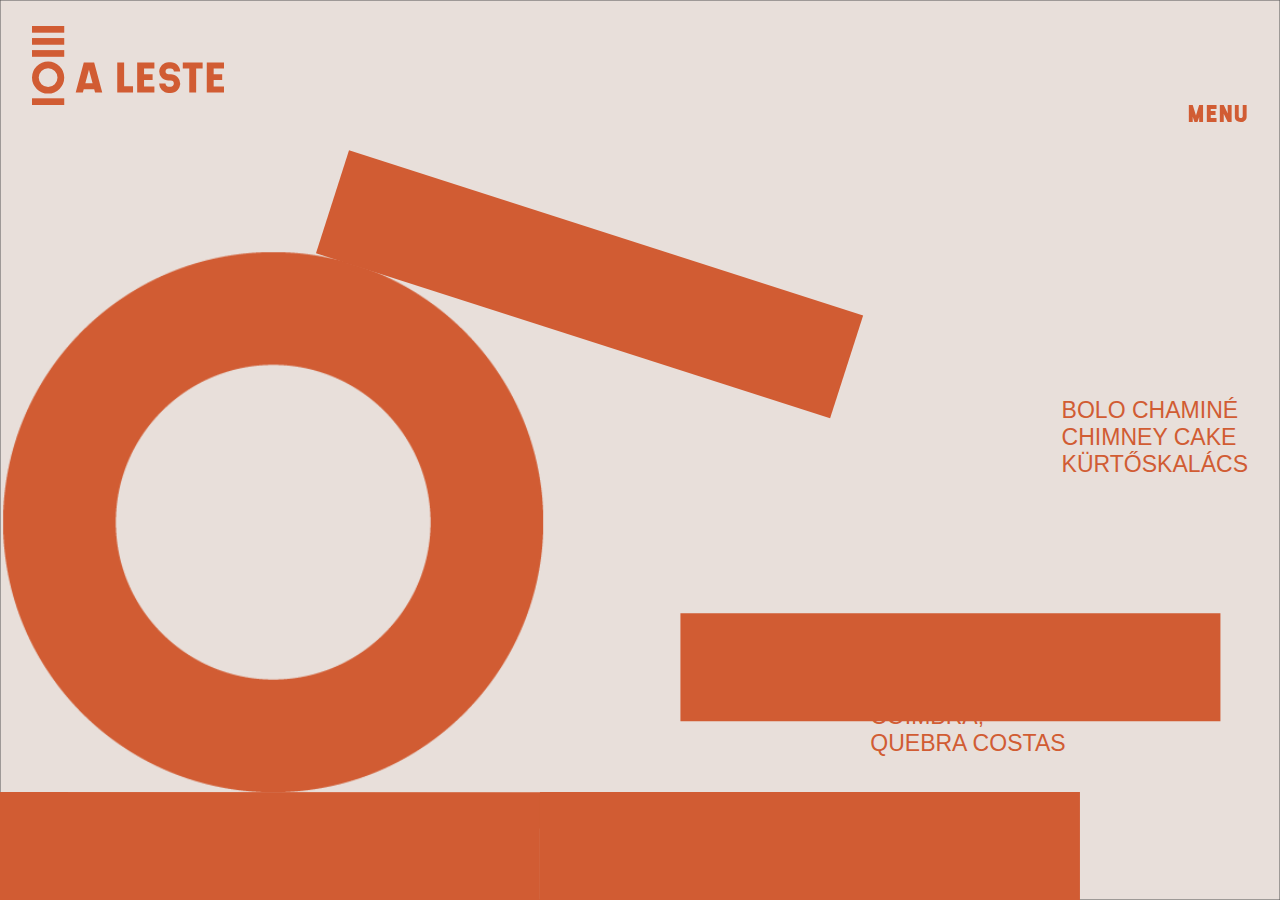
<file: index.html>
<!DOCTYPE html>
<html lang="en">
<head>
    <meta charset="UTF-8">
    <meta name="viewport" content="width=device-width, initial-scale=1">
    <meta name="description" content="Os Bolos Chaminé da Europa do leste chegaram ao Quebra Costas de Coimbra com a A LESTE! Também conhecidos no leste como Kürtőskalács ou Trdelnik, os Bolos Chaminé são feitos à mão e preparados diariamente com ingredientes de qualidade.">
    <link rel="stylesheet" href="style.css">

    <link rel="apple-touch-icon" sizes="180x180" href="/favicon/apple-touch-icon.png">
    <link rel="icon" type="image/png" sizes="32x32" href="/favicon/favicon-32x32.png">
    <link rel="icon" type="image/png" sizes="16x16" href="/favicon/favicon-16x16.png">

    <script src="js/pathseg.js" type="text/javascript"></script>
    <script src="js/decomp.js" type="text/javascript"></script>
    <script src="js/matter.js" type="text/javascript"></script>

    <title>A Leste</title>
</head>
<body>
<header>
    <a href="/"><img class="logo" src="data/logo/logo_site.svg" alt="A Leste Logo"></a>
    <nav>
        <a class="menu">Menu</a>
    </nav>
</header>

<main>
    <div class="bolos_main">
        <span>Bolo Chaminé</span>
        <span>Chimney Cake</span>
        <span>Kürtőskalács</span>
    </div>

    <div class="local_main">
        <span>Coimbra,</span>
        <span>Quebra Costas</span>
    </div>
</main>


<div id="menu">
    <div class="header_menu">
        <a href="/"><img class="logo" src="data/logo/logo_site2.svg" alt="A Leste Logo"></a>
        <img class="close_menu" src="data/x.svg" alt="fechar menu">
    </div>
    <div class="pags_menu">
        <span class="selected_menu"><a href="/">Início</a></span>
        <span><a href="ementa/">Ementa</a></span>
        <span><a href="loja/">Loja</a></span>
    </div>
    <div class="language_menu">
        <span class="selected"><a href="/">PT</a></span>
        <span>/</span>
        <span><a href="en">EN</a></span>
    </div>
</div>

<script src="js/concave.js" type="text/javascript"></script>
<script src="js/menu.js" type="text/javascript"></script>
</body>
</html>
</file>
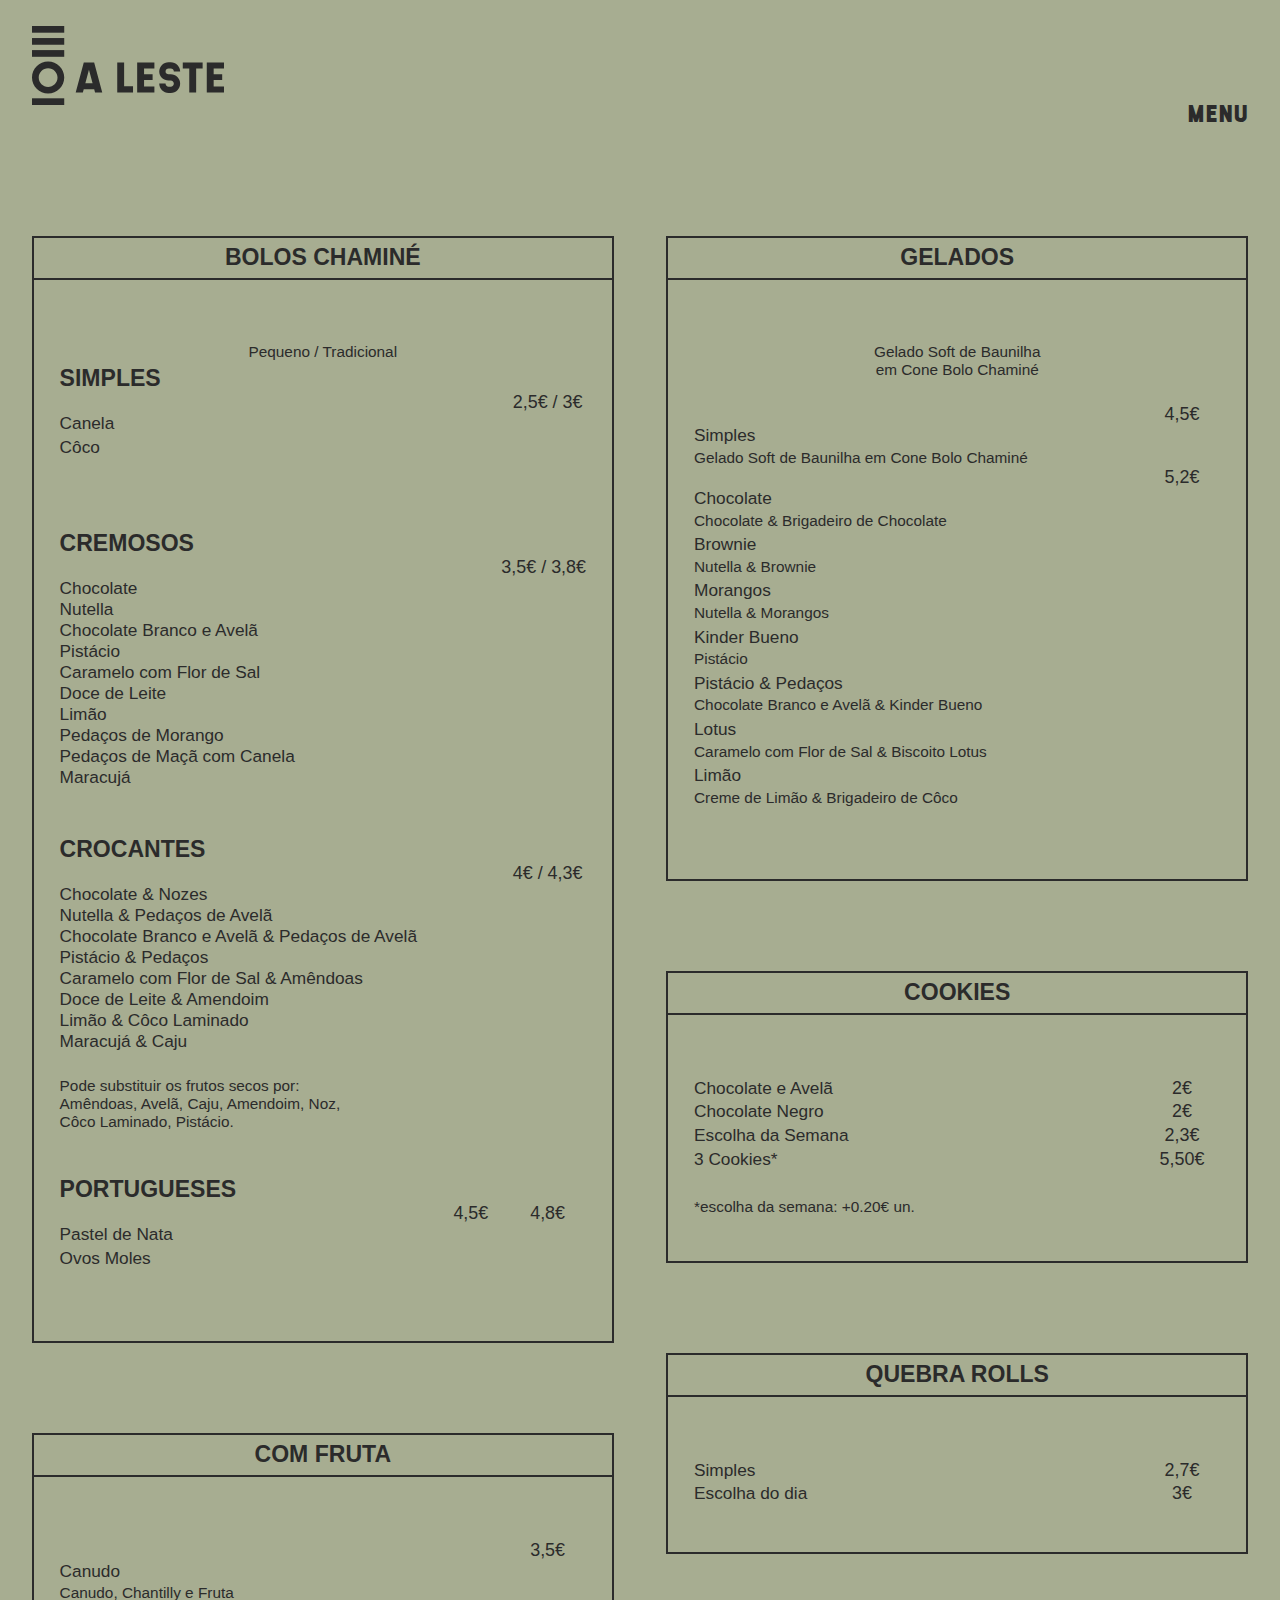
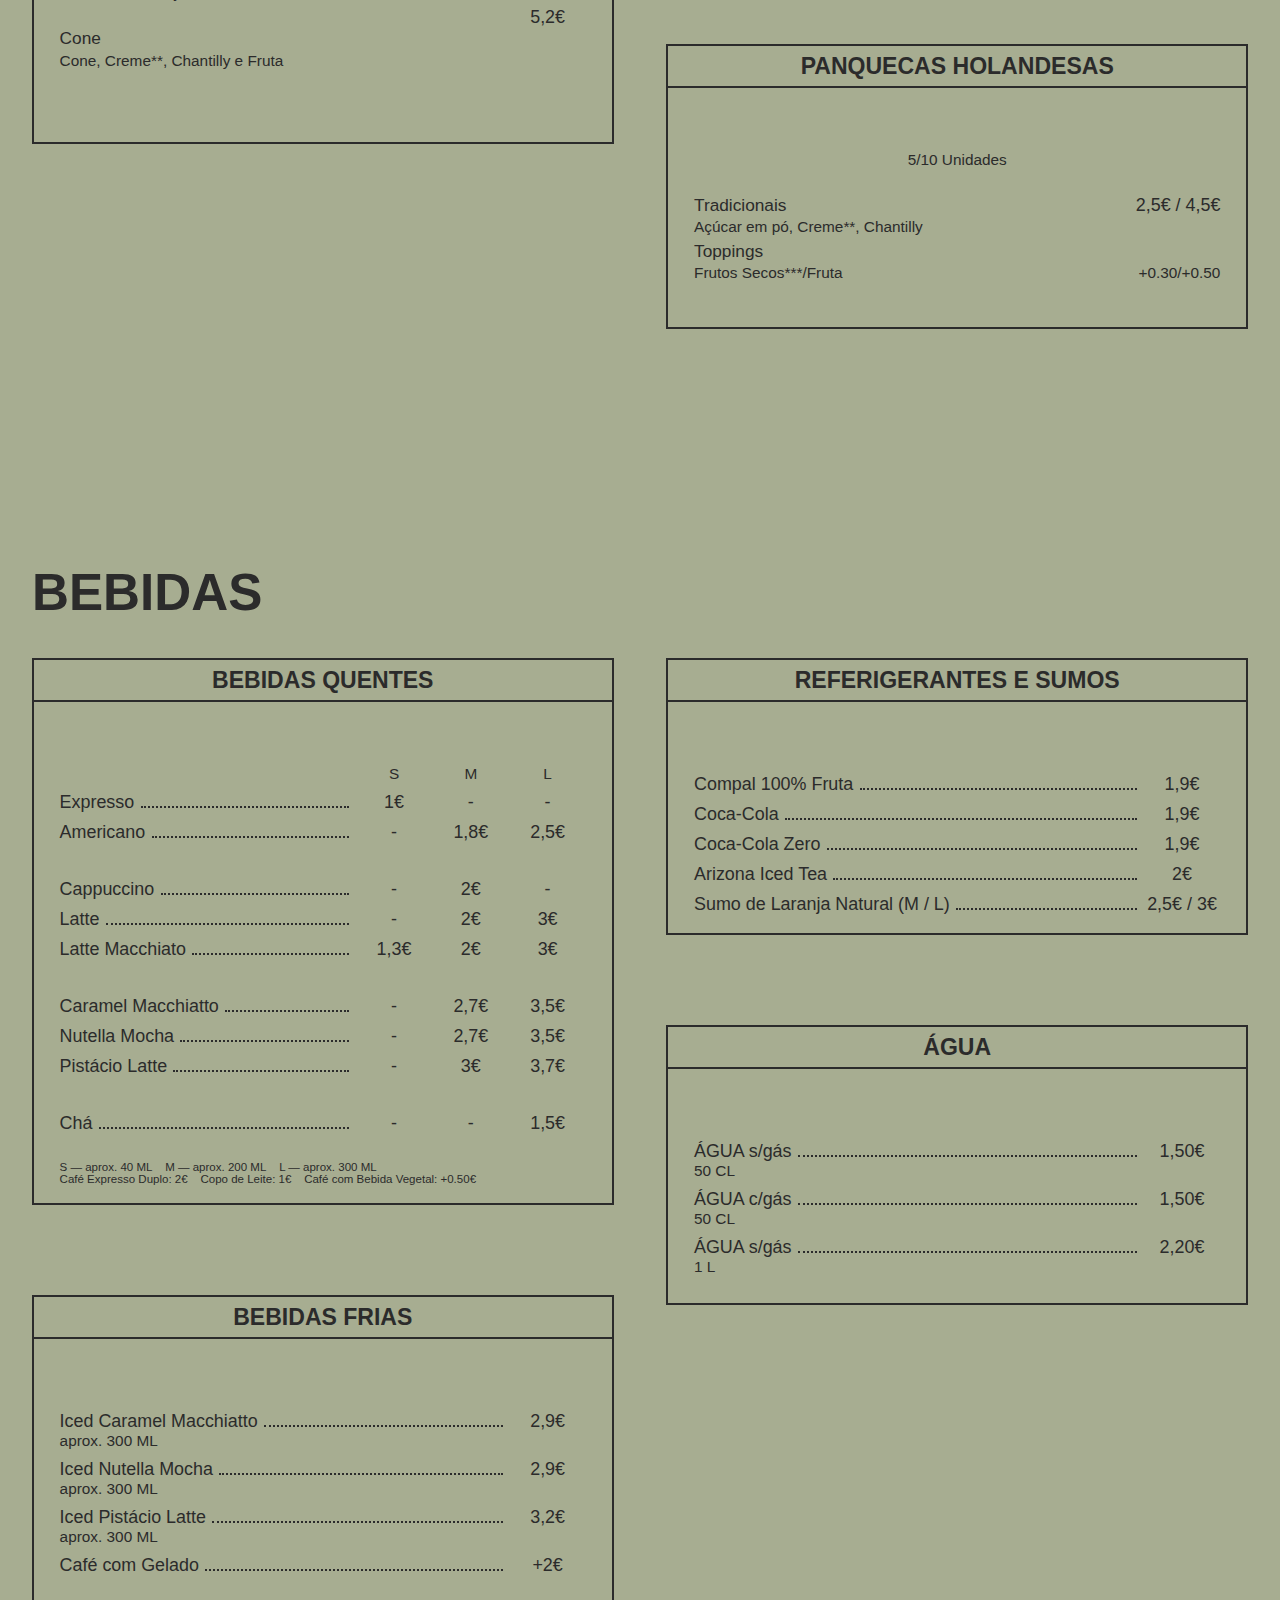
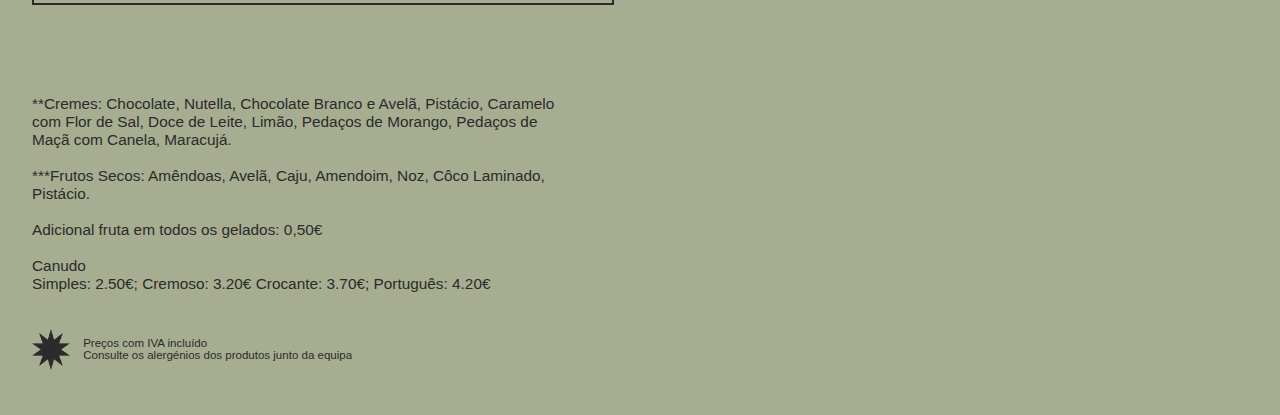
<file: ementa/index.html>
<!DOCTYPE html>
<html lang="en">

<head>
    <meta charset="UTF-8">
    <meta name="viewport" content="width=device-width, initial-scale=1">
    <meta name="google" content="notranslate">
    <meta name="description"
        content="Encontra na A Leste: Bolos Chaminé Simples, envoltos em Canela e Açúcar ou Côco; Recheados com cremes como Ovos Moles ou Nutella coberta com Pedaços de Avelãs; com Gelado Soft e Caramelo Salgado, Nutella e Brownie, ou ainda com Chocolate e Brigadeiros; e por fim, os Bolos Salgados com Salsicha e Queijo de São Jorge ou Azeitonas e Pesto">
    <link rel="stylesheet" href="../style.css">

    <link rel="apple-touch-icon" sizes="180x180" href="/favicon/apple-touch-icon.png">
    <link rel="icon" type="image/png" sizes="32x32" href="/favicon/favicon-32x32.png">
    <link rel="icon" type="image/png" sizes="16x16" href="/favicon/favicon-16x16.png">



    <title>A Leste — Ementa</title>
</head>

<body class="bodyEmenta">
    <header>
        <a href="../"><img class="logo" src="../data/logo/logoPreto.svg" alt="A Leste Logo"></a>
        <nav class="menuVerde">
            <a class="menu">Menu</a>
        </nav>
    </header>

    <main>
        <div class="main_ementa two-columns-grid">
            <div class="firstColumn">

                <div class="ementaMain ">
                    <div class="container ">
                        <div class="containerTitle ">
                            <h2>Bolos Chaminé</h2>
                        </div>
                        <div id="ementa " class="ementa ">
                            <p class="textCenter p_descicao ">Pequeno / Tradicional</p>
                            <!--simples-->
                            <div class="tipo ">
                                <div class="tipo_content ">
                                    <div class="tipo_bolo ">
                                        <h2>Simples</h2>
                                    </div>
                                    <div class="preço_bolos ">
                                        <h3 class="preços_subtipo ">2,5€ / 3€</h3>
                                    </div>
                                    <span class="menu_sabor ">Canela</span>
                                    <span class="menu_sabor ultimo_sabor ">Côco</span>
                                </div>
                            </div>

                            <!--recheados-->
                            <div class="tipo ">
                                <div class="tipo_content ">
                                    <div class="tipo_bolo ">
                                        <h2>Cremosos</h2>
                                    </div>
                                    <div class="preço_bolos ">
                                        <h3 class="preços_subtipo ">3,5€ / 3,8€</h3>
                                    </div>
                                    <span class="menu_sabor ">Chocolate<br>
                                        Nutella<br>
                                        Chocolate Branco e Avelã<br>
                                        Pistácio<br>
                                        Caramelo com Flor de Sal<br>
                                        Doce de Leite<br>
                                        Limão<br>
                                        Pedaços de Morango<br>
                                        Pedaços de Maçã com Canela<br>
                                        Maracujá</span>
                                </div>
                            </div>

                            <!--crocantes-->
                            <div class="tipo ">
                                <div class="tipo_content ">
                                    <div class="tipo_bolo ">
                                        <h2>Crocantes</h2>
                                    </div>
                                    <div class="preço_bolos ">
                                        <h3 class="preços_subtipo ">4€ / 4,3€</h3>
                                    </div>
                                    <span class="menu_sabor ">Chocolate & Nozes<br>
                                        Nutella & Pedaços de Avelã<br>
                                        Chocolate Branco e Avelã & Pedaços de Avelã<br>
                                        Pistácio & Pedaços<br>
                                        Caramelo com Flor de Sal & Amêndoas<br>
                                        Doce de Leite & Amendoim<br>
                                        Limão & Côco Laminado<br>
                                        Maracujá & Caju<br>
                                    </span>

                                    <p class="observacao ">Pode substituir os frutos secos por: Amêndoas, Avelã, Caju,
                                        Amendoim, Noz, Côco Laminado, Pistácio.
                                    </p>
                                </div>
                            </div>

                            <div class=" tipo ">
                                <div class="tipo_content ">
                                    <div class="tipo_bolo ">
                                        <h2>Portugueses</h2>
                                    </div>
                                    <div class="preço_bolos ">
                                        <h3 class="preços_subtipo ">4,5€</h3>
                                        <h3 class="preços_subtipo ">4,8€</h3>
                                    </div>
                                    <span class="menu_sabor ">Pastel de Nata</span>
                                    <span class="menu_sabor ultimo_sabor ">Ovos Moles</span>
                                </div>
                            </div>
                        </div>
                    </div>
                </div>

                <div class="ementaMain ">
                    <div class="container ">
                        <div class="containerTitle ">
                            <h2>Com Fruta</h2>
                        </div>
                        <div id="ementa " class="ementa ">

                            <!--Fruta-->
                            <div class="tipo ">
                                <div class="tipo_content ">

                                    <div class="preço_bolos ">
                                        <h3 class="preços_subtipo ">3,5€</h3>
                                    </div>
                                    <span class="menu_sabor ">Canudo </span>
                                    <p class="p_descicao ">Canudo, Chantilly e Fruta</p>
                                    <div class="preço_bolos ">
                                        <h3 class="preços_subtipo ">5,2€</h3>
                                    </div>
                                    <span class="menu_sabor ">Cone </span>
                                    <p class="ultimo_sabor ">Cone, Creme**, Chantilly e Fruta</p>
                                </div>
                            </div>

                            <!--gelados-->

                        </div>
                    </div>
                </div>
            </div>

            <div class="secondColumn">
                <div class="ementaMain ">
                    <div class="container ">
                        <div class="containerTitle ">
                            <h2>Gelados</h2>
                        </div>
                        <div id="ementa " class="ementa ">

                            <!--Gelados-->
                            <div class="tipo ">
                                <div class="tipo_content ">
                                    <p class="centro ">Gelado Soft de Baunilha <br>em Cone Bolo Chaminé</p>
                                    <div class="preço_bolos ">
                                        <h3 class="preços_subtipo ">4,5€</h3>
                                    </div>
                                    <span class="menu_sabor ">Simples</span>
                                    <p>Gelado Soft de Baunilha em Cone Bolo Chaminé</p>
                                    <div class="preço_bolos ">
                                        <h3 class="preços_subtipo ">5,2€</h3>
                                    </div>
                                    <span class="menu_sabor ">Chocolate</span>
                                    <p class="p_descicao ">Chocolate & Brigadeiro de Chocolate</p>
                                    <span class="menu_sabor ">Brownie</span>
                                    <p class="p_descicao ">Nutella & Brownie</p>
                                    <span class="menu_sabor ">Morangos</span>
                                    <p class="p_descicao ">Nutella & Morangos</p>
                                    <span class="menu_sabor ">Kinder Bueno</span>
                                    <p class="p_descicao ">Pistácio</p>
                                    <span class="menu_sabor ">Pistácio & Pedaços</span>
                                    <p class="p_descicao ">Chocolate Branco e Avelã & Kinder Bueno</p>
                                    <span class="menu_sabor ">Lotus</span>
                                    <p class="p_descicao ">Caramelo com Flor de Sal & Biscoito Lotus</p>
                                    <span class=" menu_sabor ">Limão</span>
                                    <p class="ultimo_sabor ">Creme de Limão & Brigadeiro de Côco</p>
                                </div>
                            </div>
                        </div>
                    </div>
                </div>

                <div class="ementaMain ">
                    <div class="container ">
                        <div class="containerTitle ">
                            <h2>Cookies</h2>
                        </div>
                        <div id="ementa " class="ementa ">

                            <!--Gelados-->
                            <div class="tipo ">
                                <div class="tipo_content ">


                                    <div class="preco_frente ">
                                        <span class="menu_sabor ">Chocolate e Avelã</span>
                                        <h3 class="preços_subtipo ">2€</h3>
                                    </div>
                                    <div class="preco_frente ">
                                        <span class="menu_sabor ">Chocolate Negro
                                        </span>
                                        <h3 class="preços_subtipo ">2€</h3>
                                    </div>
                                    <div class="preco_frente ">
                                        <span class="menu_sabor ">Escolha da Semana</span>
                                        <h3 class="preços_subtipo ">2,3€</h3>
                                    </div>

                                    <div class="preco_frente ">
                                        <span class="menu_sabor ">3 Cookies*</span>
                                        <h3 class="preços_subtipo ">5,50€</h3>

                                    </div>

                                    <p class="observacao">*escolha da semana: +0.20€ un.</p>

                                </div>
                            </div>
                        </div>
                    </div>
                </div>

                <div class="ementaMain ">
                    <div class="container ">
                        <div class="containerTitle ">
                            <h2>Quebra Rolls</h2>
                        </div>
                        <div id="ementa " class="ementa ">

                            <!--Gelados-->
                            <div class="tipo ">
                                <div class="tipo_content ">


                                    <div class="preco_frente ">
                                        <span class="menu_sabor ">Simples</span>
                                        <h3 class="preços_subtipo ">2,7€</h3>
                                    </div>
                                    <div class="preco_frente ">
                                        <span class="menu_sabor ">Escolha do dia
                                        </span>
                                        <h3 class="preços_subtipo ">3€</h3>
                                    </div>
                                </div>
                            </div>
                        </div>
                    </div>
                </div>

                <div class="ementaMain ">
                    <div class="container ">
                        <div class="containerTitle ">
                            <h2>Panquecas Holandesas</h2>
                        </div>
                        <div id="ementa " class="ementa ">

                            <!--Gelados-->
                            <div class="tipo ">
                                <div class="tipo_content ">
                                    <p class="centro ">5/10 Unidades</p>
                                    <div class="preco_frente ">
                                        <div>
                                            <span class="menu_sabor ">Tradicionais</span>
                                            <p class="p_descicao ">Açúcar em pó, Creme**, Chantilly
                                            </p>
                                        </div>
                                        <h3 class="preços_subtipo ">2,5€ / 4,5€</h3>
                                    </div>

                                    <span class=" menu_sabor ">Toppings</span>
                                    <div class="preco_frente ">
                                        <p>Frutos Secos***/Fruta</p>
                                        <p>+0.30/+0.50</p>
                                    </div>
                                </div>
                            </div>
                        </div>
                    </div>
                </div>
            </div>
        </div>

        <div class="main_ementa two-columns-grid">
        <div class="bebidas">
            <h2>Bebidas</h2>
        </div>
        <div></div>
        <div class="firstColumn" id="ementa_bebidas ">
            <div class="ementaMain ">
                <div class="container">
                    <div class="containerTitle">
                        <h2>Bebidas Quentes</h2>
                    </div>
                    <div id="ementa " class="ementa ">
                        <div class="tipo_bolo ">
                            <span class="space "></span>
                            <span class="preços_subtipo preçosTitulo">S</span>
                            <span class="preços_subtipo preçosTitulo">M</span>
                            <span class="preços_subtipo preçosTitulo">L</span>
                        </div>
                        <div class="subtipo_bolo ">
                            <span class="menu_subtipo ">Expresso</span>
                            <hr>
                            <span class="preços_subtipo ">1€</span>
                            <span class="preços_subtipo ">-</span>
                            <span class="preços_subtipo ">-</span>
                        </div>

                        <div class="subtipo_bolo ultimo_sabor ">
                            <span class="menu_subtipo ">Americano</span>
                            <hr>
                            <span class="preços_subtipo ">-</span>
                            <span class="preços_subtipo ">1,8€</span>
                            <span class="preços_subtipo ">2,5€</span>
                        </div>

                        <div class="subtipo_bolo ">
                            <span class="menu_subtipo ">Cappuccino</span>
                            <hr>
                            <span class="preços_subtipo ">-</span>
                            <span class="preços_subtipo ">2€</span>
                            <span class="preços_subtipo ">-</span>
                        </div>

                        <div class="subtipo_bolo ">
                            <span class="menu_subtipo ">Latte</span>
                            <hr>
                            <span class="preços_subtipo ">-</span>
                            <span class="preços_subtipo ">2€</span>
                            <span class="preços_subtipo ">3€</span>
                        </div>

                        <div class="subtipo_bolo ultimo_sabor ">
                            <span class="menu_subtipo ">Latte Macchiato</span>
                            <hr>
                            <span class="preços_subtipo ">1,3€</span>
                            <span class="preços_subtipo ">2€</span>
                            <span class="preços_subtipo ">3€</span>
                        </div>


                        <div class="subtipo_bolo ">
                            <span class="menu_subtipo ">Caramel Macchiatto</span>
                            <hr>
                            <span class="preços_subtipo ">-</span>
                            <span class="preços_subtipo ">2,7€</span>
                            <span class="preços_subtipo ">3,5€</span>
                        </div>
                        <div class="subtipo_bolo">
                            <span class="menu_subtipo ">Nutella Mocha</span>
                            <hr>
                            <span class="preços_subtipo ">-</span>
                            <span class="preços_subtipo ">2,7€</span>
                            <span class="preços_subtipo ">3,5€</span>
                        </div>

                        <div class="subtipo_bolo ultimo_sabor ">
                            <span class="menu_subtipo ">Pistácio Latte
                            </span>
                            <hr>
                            <span class="preços_subtipo ">-</span>
                            <span class="preços_subtipo ">3€</span>
                            <span class="preços_subtipo ">3,7€</span>
                        </div>


                        <div class="subtipo_bolo ultimo_sabor ">
                            <span class="menu_subtipo ">Chá</span>
                            <hr>
                            <span class="preços_subtipo ">-</span>
                            <span class="preços_subtipo ">-</span>
                            <span class="preços_subtipo ">1,5€</span>
                        </div>

                        <div class="tamanho_bebidas ">
                            <span class="notas ">S — aprox. 40 ML</span>
                            <span class="notas ">M — aprox. 200 ML</span>
                            <span class="notas ">L — aprox. 300 ML</span>
                        </div>
                        <div class="tamanho_bebidas ">
                            <span class="notas ">Café Expresso Duplo: 2€</span>
                            <span class="notas ">Copo de Leite: 1€</span>
                            <span class="notas">Café com Bebida Vegetal: +0.50€</span>
                        </div>

                    </div>
                </div>
            </div>

            <div class="ementaMain ">
                <div class="container">
                    <div class="containerTitle">
                        <h2>Bebidas Frias</h2>
                    </div>
                    <div id="ementa " class="ementa ">

                        <div class="subtipo_bolo ">
                            <span class="menu_subtipo ">Iced Caramel Macchiatto</span>
                            <hr>
                            <span class="preços_subtipo ">2,9€</span>
                        </div>
                        <p>aprox. 300 ML</p>

                        <div class="subtipo_bolo ">
                            <span class="menu_subtipo ">Iced Nutella Mocha</span>
                            <hr>
                            <span class="preços_subtipo ">2,9€</span>
                        </div>
                        <p>aprox. 300 ML</p>

                        <div class="subtipo_bolo ">
                            <span class="menu_subtipo ">Iced Pistácio Latte</span>
                            <hr>
                            <span class="preços_subtipo ">3,2€</span>
                        </div>
                        <p>aprox. 300 ML</p>

                        <div class="subtipo_bolo ultimo_sabor ">
                            <span class="menu_subtipo ">Café com Gelado</span>
                            <hr>
                            <span class="preços_subtipo ">+2€</span>
                        </div>

                    </div>
                </div>
            </div>
        </div>


        <div class="secondColumn">
            <div class="ementaMain ">
                <div class="container">
                    <div class="containerTitle">
                        <h2>Referigerantes e Sumos</h2>
                    </div>
                    <div id="ementa " class="ementa ">

                        <div class="subtipo_bolo ">
                            <span class="menu_subtipo ">Compal 100% Fruta</span>
                            <hr>
                            <span class="preços_subtipo ">1,9€</span>
                        </div>

                        <div class="subtipo_bolo ">
                            <span class="menu_subtipo ">Coca-Cola</span>
                            <hr>
                            <span class="preços_subtipo ">1,9€</span>
                        </div>

                        <div class="subtipo_bolo ">
                            <span class="menu_subtipo ">Coca-Cola Zero</span>
                            <hr>
                            <span class="preços_subtipo ">1,9€</span>
                        </div>
                        <div class="subtipo_bolo ">
                            <span class="menu_subtipo ">Arizona Iced Tea</span>
                            <hr>
                            <span class="preços_subtipo ">2€</span>
                        </div>
                        <div class="subtipo_bolo ">
                            <span class="menu_subtipo ">Sumo de Laranja Natural
                                (M / L)</span>
                            <hr>
                            <span class="preços_subtipo ">2,5€ / 3€</span>
                        </div>

                    </div>
                </div>
            </div>

            <div class="ementaMain ">
                <div class="container">
                    <div class="containerTitle">
                        <h2>Água</h2>
                    </div>
                    <div id="ementa " class="ementa ">
                        <div class="subtipo_bolo ">
                            <span class="menu_subtipo ">ÁGUA s/gás</span>
                            <hr>
                            <span class="preços_subtipo ">1,50€</span>
                        </div>
                        <p>50 CL</p>
                        <div class="subtipo_bolo ">
                            <span class="menu_subtipo ">ÁGUA c/gás</span>
                            <hr>
                            <span class="preços_subtipo ">1,50€</span>
                        </div>
                        <p>50 CL</p>
                        <div class="subtipo_bolo">
                            <span class="menu_subtipo ">ÁGUA s/gás</span>
                            <hr>
                            <span class="preços_subtipo ">2,20€</span>
                        </div>
                        <p class="ultimo_sabor">1 L</p>

                    </div>
                </div>
            </div>
        </div>
        </div>
        </div>

        <div class="extraNotes">
            <p>**Cremes:
                Chocolate, Nutella, Chocolate Branco e Avelã, Pistácio, Caramelo com Flor de Sal, Doce de Leite, Limão,
                Pedaços de Morango, Pedaços de Maçã com Canela, Maracujá.
                <br><br>***Frutos Secos:
                Amêndoas, Avelã, Caju, Amendoim, Noz, Côco Laminado, Pistácio.
                <br><br>Adicional fruta em todos os gelados: 0,50€
                <br><br>
                Canudo <br>
                Simples: 2.50€; Cremoso: 3.20€
                Crocante: 3.70€; Português: 4.20€
            </p>
        </div>
        <div class="bot_ementa">
            <img src="../data/menu/star.png ">
            <div>
                <span class="notas ">Preços com IVA incluído</span>
                <span class="notas ">Consulte os alergénios dos produtos junto da equipa</span>
            </div>
        </div>
    </div>

    </main>


    <div id="menu">
        <div class="header_menu">
            <a href="../ "><img class="logo" src="../data/logo/logo_site2.svg" alt="A Leste Logo"></a>
            <img class="close_menu" src="../data/x.svg" alt="fechar menu">
        </div>
        <div class="pags_menu">
            <span><a href="../ ">Início</a></span>
            <span class="selected_menu"><a href="../ementa">Ementa</a></span>
            <span><a href="../loja">Loja</a></span>
        </div>
        <div class="language_menu ">
            <span class="selected "><a href="../ementa">PT</a></span>
            <span>/</span>
            <span><a href="en">EN</a></span>
        </div>
    </div>

    <script src="../js/menu.js " type="text/javascript "></script>

</body>

</html>
</file>
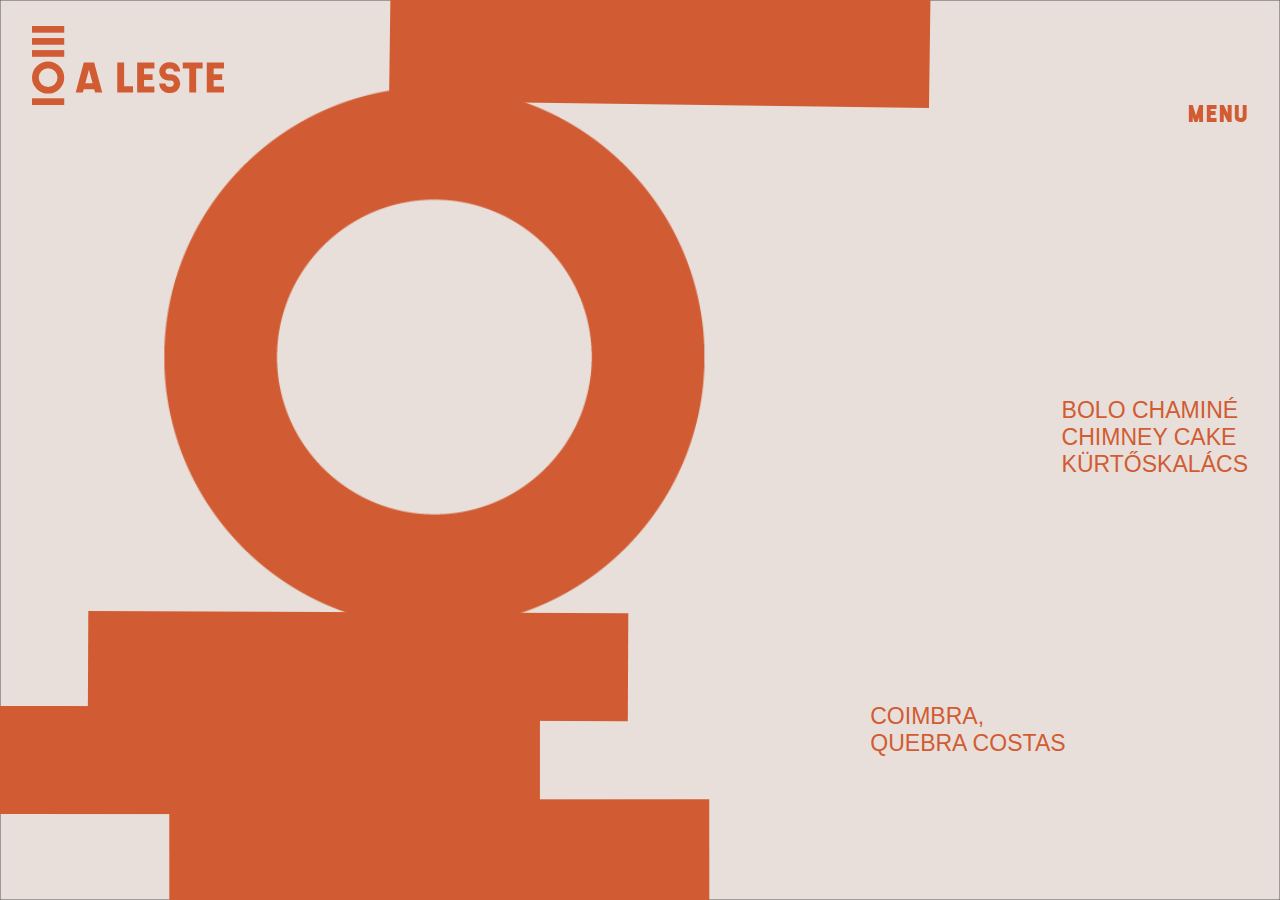
<file: en/index.html>
<!DOCTYPE html>
<html lang="en">
<head>
    <meta charset="UTF-8">
    <meta name="viewport" content="width=device-width, initial-scale=1">
    <meta name="description" content="The eastern Europe Chimney Cakes have arrived at Quebra Costas in Coimbra with A LESTE! Also known in the east as Kürtőskalács or Trdelnik, Chimney Cakes are handmade and prepared daily with quality ingredients.">
    <link rel="stylesheet" href="../style.css">

    <link rel="apple-touch-icon" sizes="180x180" href="/favicon/apple-touch-icon.png">
    <link rel="icon" type="image/png" sizes="32x32" href="/favicon/favicon-32x32.png">
    <link rel="icon" type="image/png" sizes="16x16" href="/favicon/favicon-16x16.png">

    <script src="../js/pathseg.js" type="text/javascript"></script>
    <script src="../js/decomp.js" type="text/javascript"></script>
    <script src="../js/matter.js" type="text/javascript"></script>

    <title>A Leste</title>
</head>
<body>
<header>
    <a href="../en"><img class="logo" src="../data/logo/logo_site.svg" alt="A Leste Logo"></a>
    <nav>
        <a class="menu">Menu</a>
    </nav>
</header>

<main>
    <div class="bolos_main">
        <span>Bolo Chaminé</span>
        <span>Chimney Cake</span>
        <span>Kürtőskalács</span>
    </div>

    <div class="local_main">
        <span>Coimbra,</span>
        <span>Quebra Costas</span>
    </div>
</main>


<div id="menu">
    <div class="header_menu">
        <a href="../en"><img class="logo" src="../data/logo/logo_site2.svg" alt="A Leste Logo"></a>
        <img class="close_menu" src="../data/x.svg" alt="fechar menu">
    </div>
    <div class="pags_menu">
        <span class="selected_menu"><a href="../en">Home</a></span>
        <span><a href="../ementa/en">Menu</a></span>
        <span><a href="../loja/en">Store</a></span>
    </div>
    <div class="language_menu">
        <span><a href="../">PT</a></span>
        <span>/</span>
        <span class="selected"><a href="../en">EN</a></span>
    </div>
</div>

<script src="../js/concave.js" type="text/javascript"></script>
<script src="../js/menu.js" type="text/javascript"></script>
</body>
</html>
</file>
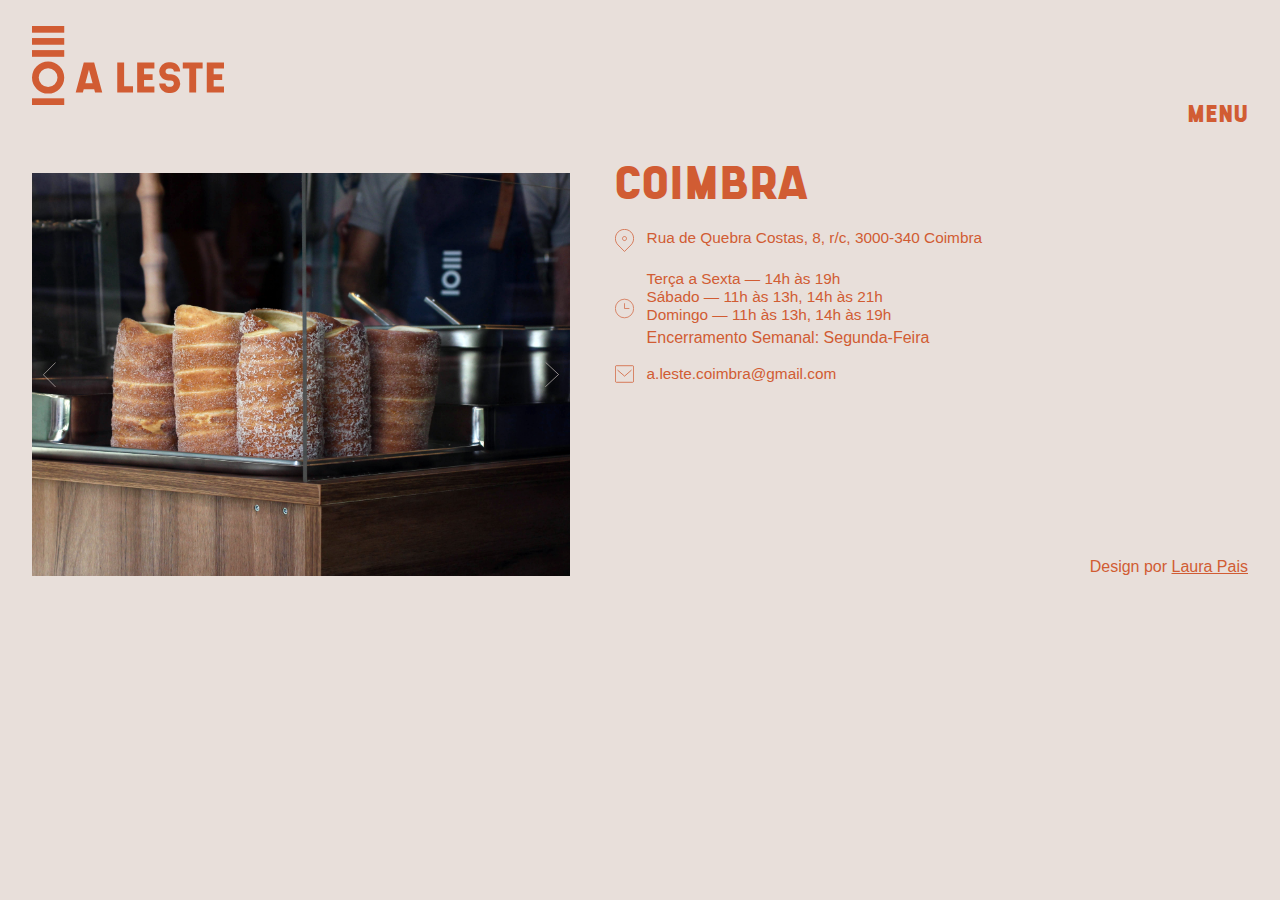
<file: loja/index.html>
<!DOCTYPE html>
<html lang="en">

<head>
    <meta charset="UTF-8">
    <meta name="viewport" content="width=device-width, initial-scale=1">
    <meta name="description" content="">
    <meta name="description" content="Os Bolos Chaminé da Europa do leste chegaram ao Quebra Costas de Coimbra com a A LESTE! Aberta todos os dias da semana à excessão de terça-feira e com um horário mais alargado ao fim-de-semana.">
    <link rel="stylesheet" href="../style.css">

    <link rel="apple-touch-icon" sizes="180x180" href="/favicon/apple-touch-icon.png">
    <link rel="icon" type="image/png" sizes="32x32" href="/favicon/favicon-32x32.png">
    <link rel="icon" type="image/png" sizes="16x16" href="/favicon/favicon-16x16.png">

    <title>A Leste — Loja</title>
</head>

<body>

    <header>
        <a href="../"><img class="logo" src="../data/logo/logo_site.svg" alt="A Leste Logo"></a>
        <nav>
            <a class="menu">Menu</a>
        </nav>
    </header>

    <main>

        <div class="loja">
            <div id="slider_container">
                <div class="fotos_loja" id="slider">
                    <img src="../data/loja/slider2.jpg" alt="Bolo Chaminé" class="active">
                    <img src="../data/loja/slider1.jpg" alt="Bolo Chaminé">
                    <img src="../data/loja/slider3.jpg" alt="Bolo Chaminé">
                    <img src="../data/loja/slider4.jpg" alt="Bolo Chaminé" class="unactive">
                </div>
                <img src="../data/loja/seta_dir.svg" class="arrow right">
                <img src="../data/loja/seta_esq.svg" class="arrow left">
            </div>
            <div class="info_loja">
                <span class="local">Coimbra</span>
                <div class="info_sub">
                    <img src="../data/loja/map.svg" alt="Localização">
                    <p>Rua de Quebra Costas, 8, r/c, 3000-340 Coimbra</p>
                </div>
                <!--
            <div class="info_sub">
                <img src="../data/loja/phone.svg" alt="Telefone">
                <p>239</p>
            </div>-->
                <div class="info_sub">
                    <img src="../data/loja/time.svg" alt="Mail">
                    <div>
                        <p>Terça a Sexta — 14h às 19h<br> Sábado — 11h às 13h, 14h às 21h<br> Domingo — 11h às 13h, 14h às 19h
                        </p>
                        <p class="encerramento">Encerramento Semanal: Segunda-Feira</p>
                    </div>
                </div>
                <div class="info_sub">
                    <img src="../data/loja/mail.svg" alt="Mail">
                    <p>a.leste.coimbra@gmail.com</p>
                </div>


                <div class="credits">
                    <p>Design por <a href="https://www.laurapais.pt" target="_blank">Laura Pais</a></p>
                </div>
            </div>
        </div>
    </main>


    <div id="menu">
        <div class="header_menu">
            <a href="../"><img class="logo" src="../data/logo/logo_site2.svg" alt="A Leste Logo"></a>
            <img class="close_menu" src="../data/x.svg" alt="fechar menu">
        </div>
        <div class="pags_menu">
            <span><a href="../">Início</a></span>
            <span><a href="../ementa">Ementa</a></span>
            <span class="selected_menu"><a href="../loja">Loja</a></span>
        </div>
        <div class="language_menu">
            <span class="selected"><a href="../loja">PT</a></span>
            <span>/</span>
            <span><a href="en">EN</a></span>
        </div>
    </div>

    <script src="../js/menu.js" type="text/javascript"></script>
    <script src="../js/slider.js" type="text/javascript"></script>

</body>

</html>
</file>
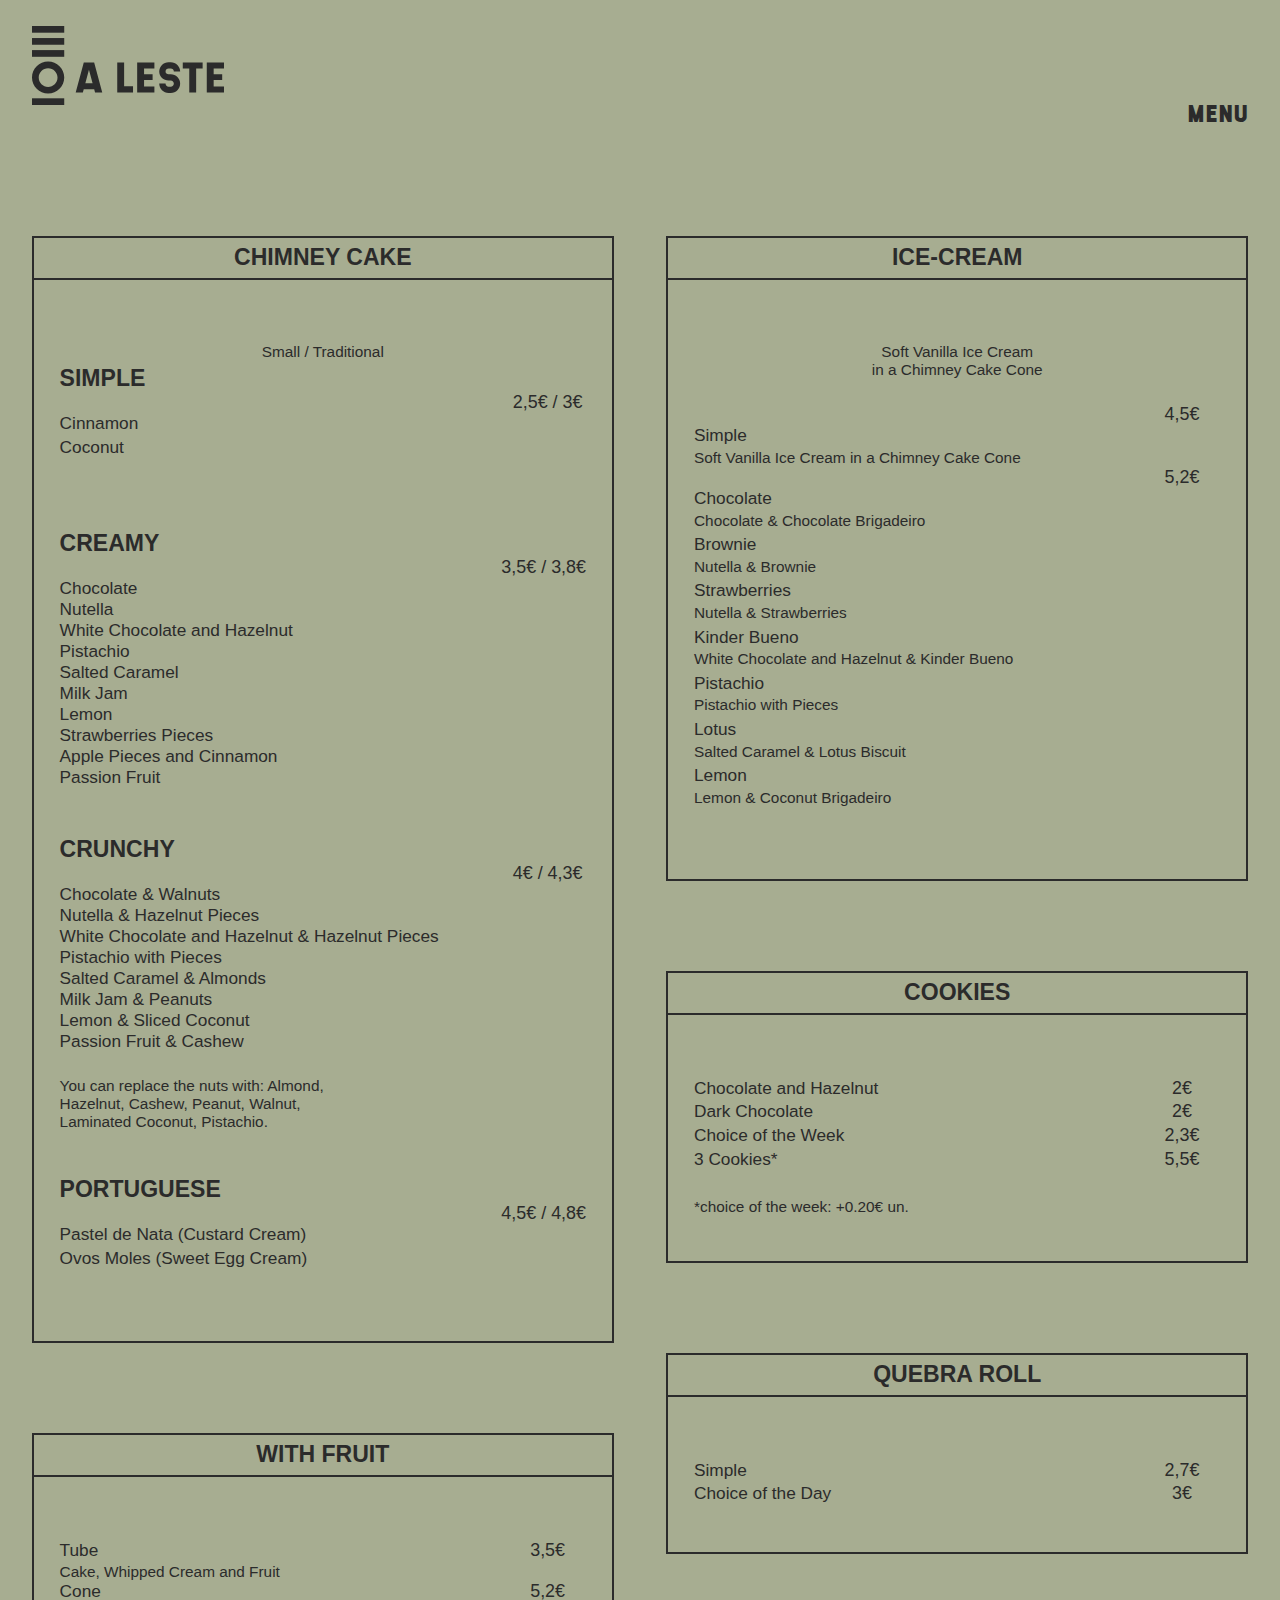
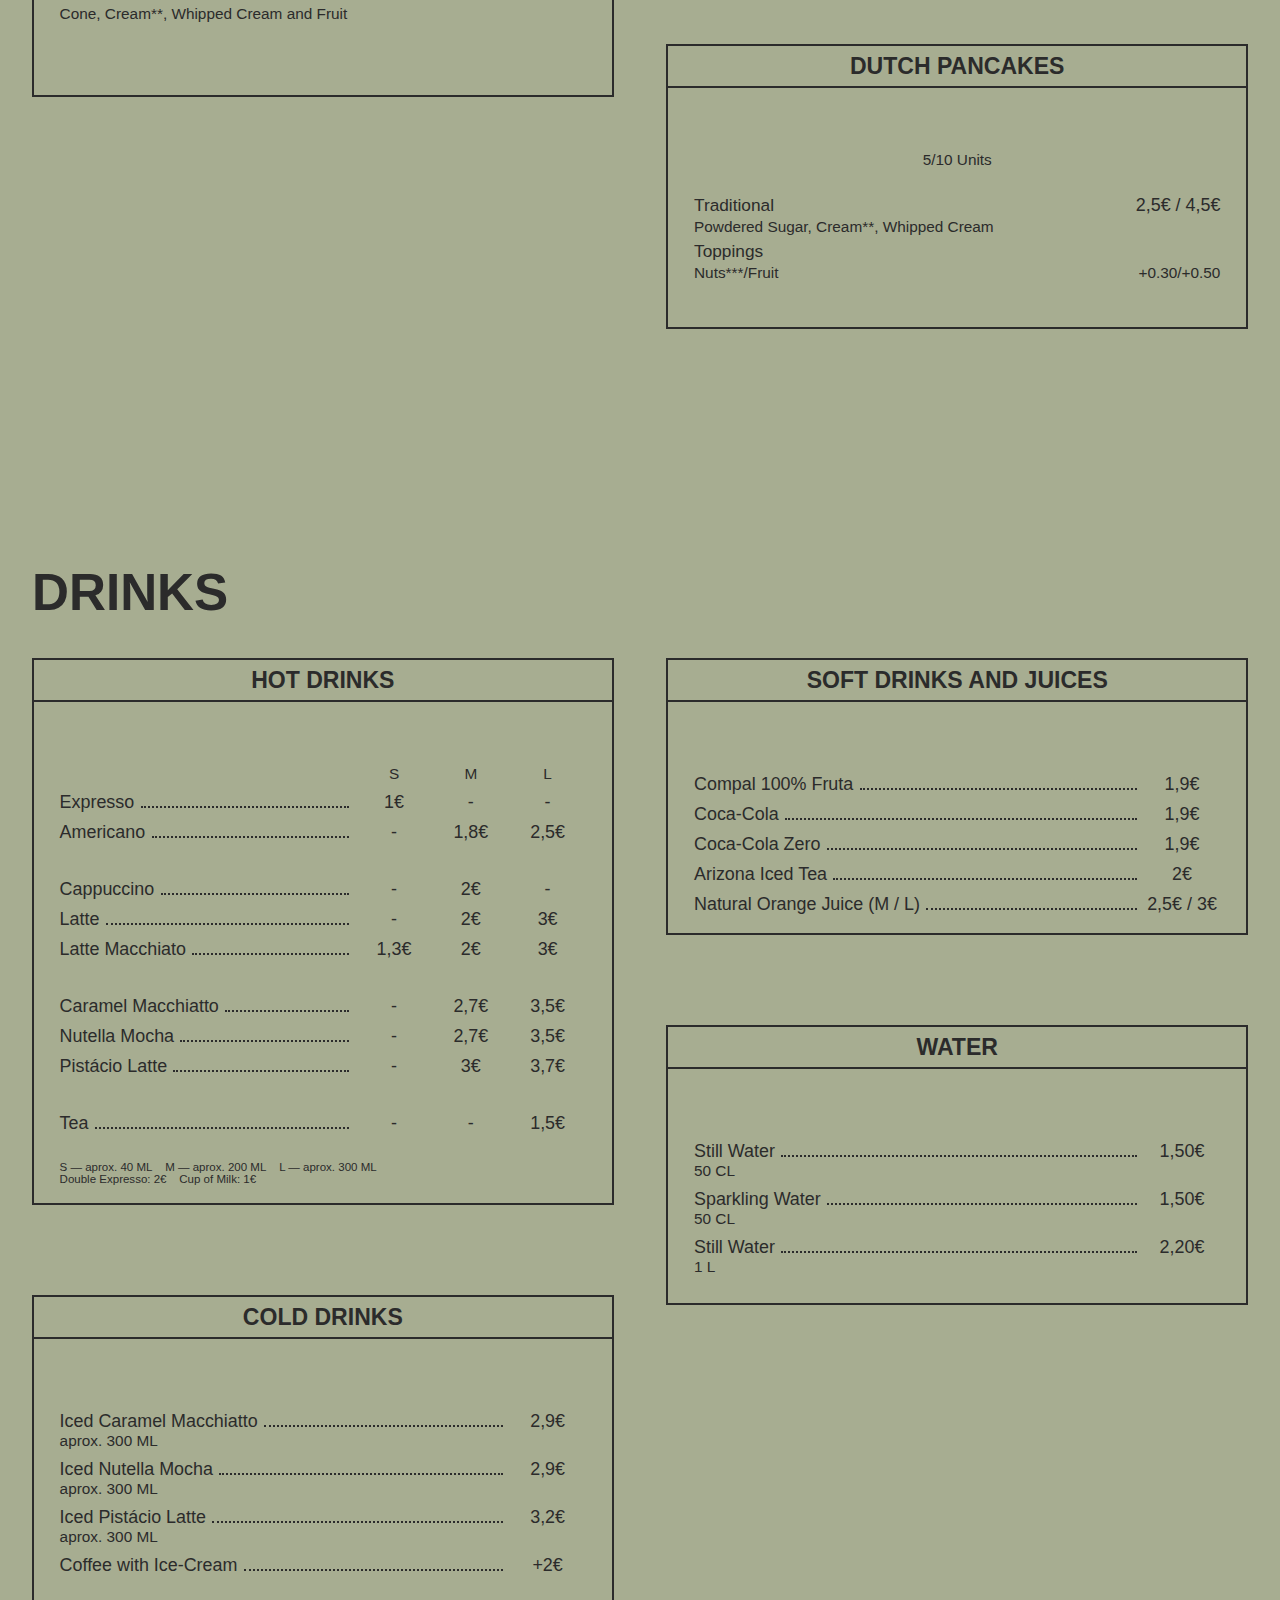
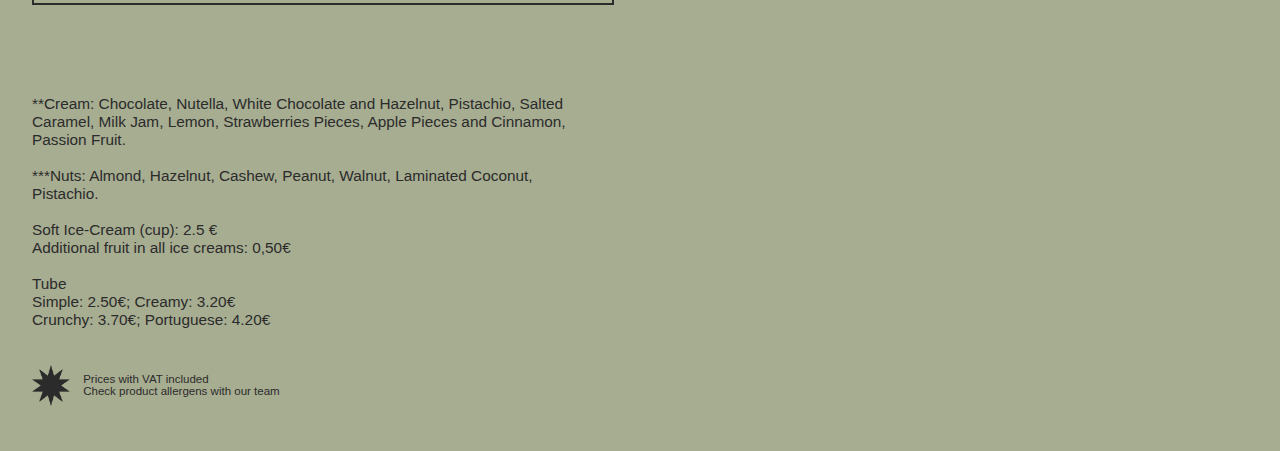
<file: ementa/en/index.html>
<!DOCTYPE html>
<html lang="en">

<head>
    <meta charset="UTF-8">
    <meta name="viewport" content="width=device-width, initial-scale=1">
    <meta name="google" content="notranslate">
    <meta name="description"
        content="You will find at A Leste: Simple Chimney Cakes, wrapped in Cinnamon and Sugar or Coconut; Filled with a variety of creams such as Ovos Moles (Sweet Egg Cream) or Nutella covered with Hazelnut Pieces; with Soft Ice Cream and Salted Caramel, or Nutella and Brownie, or with Chocolate and Brigadeiro; and finally, the Salted Cakes with Sausage and São Jorge Cheese or Olives and Pesto">
    <link rel="stylesheet" href="../../style.css">

    <link rel="apple-touch-icon" sizes="180x180" href="../../favicon/apple-touch-icon.png">
    <link rel="icon" type="image/png" sizes="32x32" href="../../favicon/favicon-32x32.png">
    <link rel="icon" type="image/png" sizes="16x16" href="../../favicon/favicon-16x16.png">

    <title>A Leste — Menu</title>
</head>

<body class="bodyEmenta">
    <header>
        <a href="../"><img class="logo" src="../../data/logo/logoPreto.svg" alt="A Leste Logo"></a>
        <nav class="menuVerde">
            <a class="menu">Menu</a>
        </nav>
    </header>

    <main>
        <div class="main_ementa two-columns-grid">

            <div class="firstColumn">

                <div class="ementaMain ">
                    <div class="container ">
                        <div class="containerTitle ">
                            <h2>Chimney Cake</h2>
                        </div>
                        <div id="ementa " class="ementa ">
                            <p class="textCenter p_descicao">Small / Traditional</p>

                            <!--simples-->
                            <div class="tipo ">
                                <div class="tipo_content ">
                                    <div class="tipo_bolo tamanho_bolo">
                                            <h2>Simple</h2>
                                        
                                    </div>
                                    <div class="preço_bolos ">
                                        <h3 class="preços_subtipo">2,5€ / 3€</h3>
                                    </div>
                                    <span class="menu_sabor">Cinnamon</span>
                                    <span class="menu_sabor ultimo_sabor">Coconut</span>
                                </div>
                            </div>

                            <!--recheados-->
                            <div class="tipo ">
                                <div class="tipo_content ">
                                    <div class="tipo_bolo ">
                                        <h2>Creamy</h2>
                                    </div>
                                    <div class="preço_bolos ">
                                        <h3 class="preços_subtipo ">3,5€ / 3,8€</h3>
                                    </div>
                                    <span class="menu_sabor ">Chocolate<br>
                                        Nutella<br>
                                        White Chocolate and Hazelnut<br>
                                        Pistachio<br>
                                        Salted Caramel<br>
                                        Milk Jam<br>
                                        Lemon<br>
                                        Strawberries Pieces<br>
                                        Apple Pieces and Cinnamon<br>
                                        Passion Fruit</span>
                                </div>
                            </div>

                            <!--crocantes-->
                            <div class="tipo ">
                                <div class="tipo_content ">
                                    <div class="tipo_bolo ">
                                        <h2>Crunchy</h2>
                                    </div>
                                    <div class="preço_bolos ">
                                        <h3 class="preços_subtipo ">4€ / 4,3€</h3>
                                    </div>
                                    <span class="menu_sabor ">Chocolate & Walnuts<br>
                                        Nutella & Hazelnut Pieces<br>
                                        White Chocolate and Hazelnut & Hazelnut Pieces<br>
                                        Pistachio with Pieces<br>
                                        Salted Caramel & Almonds<br>
                                        Milk Jam & Peanuts<br>
                                        Lemon & Sliced Coconut<br>
                                        Passion Fruit & Cashew</span>

                                    <p class="observacao ">You can replace the nuts with: Almond, Hazelnut, Cashew, Peanut, Walnut, Laminated Coconut, Pistachio.
                                    </p>
                                </div>
                            </div>

                            <div class=" tipo ">
                                <div class="tipo_content ">
                                    <div class="tipo_bolo ">
                                        <h2>Portuguese</h2>
                                    </div>
                                    <div class="preço_bolos ">
                                        <h3 class="preços_subtipo ">4,5€ / 4,8€</h3>
                                    </div>
                                    <span class="menu_sabor ">Pastel de Nata (Custard Cream)</span>
                                    <span class="menu_sabor ultimo_sabor ">Ovos Moles (Sweet Egg Cream)</span>
                                </div>
                            </div>
                        </div>
                    </div>
                </div>

                <div class="ementaMain ">
                    <div class="container ">
                        <div class="containerTitle ">
                            <h2>With Fruit</h2>
                        </div>
                        <div id="ementa " class="ementa ">

                            <!--Fruta-->
                            <div class="tipo ">
                                <div class="tipo_content ">
                                
                                    <div class="preco_frente">
                                    <span class="menu_sabor ">Tube </span>
                                    <h3 class="preços_subtipo ">3,5€</h3>
                                </div>
                                <p>Cake, Whipped Cream and Fruit</p>

                                    <div class="preco_frente ">
                                    <span class="menu_sabor ">Cone </span>
                                    <h3 class="preços_subtipo ">5,2€</h3>
                                </div>
                                    <p class="ultimo_sabor ">Cone, Cream**, Whipped Cream and Fruit</p>
                                </div>
                            </div>

                            <!--gelados-->
                            
                        </div>
                    </div>
                </div>
            </div>

            <div class="secondColumn">
                <div class="ementaMain ">
                    <div class="container ">
                        <div class="containerTitle ">
                            <h2>Ice-Cream</h2>
                        </div>
                        <div id="ementa " class="ementa ">

                            <!--Gelados-->
                            <div class="tipo ">
                                <div class="tipo_content ">
                                    <p class="centro ">Soft Vanilla Ice Cream<br>in a Chimney Cake Cone</p>
                                    <div class="preço_bolos ">
                                        <h3 class="preços_subtipo ">4,5€</h3>
                                    </div>
                                    <span class="menu_sabor ">Simple</span>
                                    <p>Soft Vanilla Ice Cream in a Chimney Cake Cone</p>
                                    <div class="preço_bolos ">
                                        <h3 class="preços_subtipo ">5,2€</h3>
                                    </div>
                                    <span class="menu_sabor ">Chocolate</span>
                                    <p class="p_descicao ">Chocolate & Chocolate Brigadeiro</p>
                                    <span class="menu_sabor ">Brownie</span>
                                    <p class="p_descicao ">Nutella & Brownie</p>
                                    <span class="menu_sabor ">Strawberries</span>
                                    <p class="p_descicao ">Nutella & Strawberries</p>
                                    <span class="menu_sabor ">Kinder Bueno</span>
                                    <p class="p_descicao ">White Chocolate and Hazelnut & Kinder Bueno</p>
                                    <span class="menu_sabor ">Pistachio</span>
                                    <p class="p_descicao ">Pistachio with Pieces</p>
                                    <span class="menu_sabor ">Lotus</span>
                                    <p class="p_descicao ">Salted Caramel & Lotus Biscuit </p>
                                    <span class=" menu_sabor ">Lemon</span>
                                    <p class="ultimo_sabor ">Lemon & Coconut Brigadeiro</p>
                                </div>
                            </div>
                        </div>
                    </div>
                </div>

                <div class="ementaMain ">
                    <div class="container ">
                        <div class="containerTitle ">
                            <h2>Cookies</h2>
                        </div>
                        <div id="ementa " class="ementa ">

                            <!--Cookies-->
                            <div class="tipo">
                                <div class="tipo_content">

                                    <div class="preco_frente">
                                        <span class="menu_sabor">Chocolate and Hazelnut</span>
                                        <h3 class="preços_subtipo ">2€</h3>
                                    </div>
                                    <div class="preco_frente">
                                        <span class="menu_sabor">Dark Chocolate
                                        </span>
                                        <h3 class="preços_subtipo ">2€</h3>
                                    </div>
                                    <div class="preco_frente">
                                        <span class="menu_sabor ">Choice of the Week</span>
                                        <p class="preços_subtipo">2,3€</p>
                                    </div>
                                    <div class="preco_frente">
                                        <span class="menu_sabor ">3 Cookies*</span>
                                        <p class="preços_subtipo">5,5€</p>
                                    </div>
                                    <p class="observacao">*choice of the week: +0.20€ un.</p>
                                </div>
                            </div>

                            
                        </div>
                    </div>
                </div>

                <div class="ementaMain ">
                    <div class="container ">
                        <div class="containerTitle ">
                            <h2>Quebra Roll</h2>
                        </div>
                        <div id="ementa " class="ementa ">

                            <!--Cookies-->
                            <div class="tipo">
                                <div class="tipo_content">

                                    <div class="preco_frente">
                                        <span class="menu_sabor">Simple</span>
                                        <h3 class="preços_subtipo ">2,7€</h3>
                                    </div>
                                    <div class="preco_frente">
                                        <span class="menu_sabor">Choice of the Day
                                        </span>
                                        <h3 class="preços_subtipo ">3€</h3>
                                    </div>
                                </div>
                            </div>
                        </div>
                    </div>
                </div>

                <div class="ementaMain ">
                    <div class="container ">
                        <div class="containerTitle ">
                            <h2>Dutch Pancakes</h2>
                        </div>
                        <div id="ementa " class="ementa ">

                            <!--Gelados-->
                            <div class="tipo ">
                                <div class="tipo_content ">
                                    <p class="centro">5/10 Units</p>
                                    <div class="preco_frente ">
                                        <div>
                                            <span class="menu_sabor ">Traditional</span>
                                            <p class="p_descicao ">Powdered Sugar, Cream**, Whipped Cream 
                                            </p>
                                        </div>
                                        <h3 class="preços_subtipo ">2,5€ / 4,5€</h3>
                                    </div>

                                    <span class=" menu_sabor ">Toppings</span>
                                    <div class="preco_frente ">
                                        <p>Nuts***/Fruit</p>
                                        <p>+0.30/+0.50</p>
                                    </div>
                                </div>
                            </div>
                        </div>
                    </div>
                </div>
            </div>
            </div>

            <div class="main_ementa two-columns-grid">
                <div class="bebidas">
                    <h2>Drinks</h2>
                </div>
                <div></div>
            <div class="firstColumn" id="ementa_bebidas ">
                
                <div class="ementaMain ">
                    <div class="container">
                        <div class="containerTitle">
                            <h2>Hot Drinks</h2>
                        </div>
                        <div id="ementa " class="ementa ">
                            <div class="tipo_bolo ">
                                <span class="space "></span>
                                <span class="preços_subtipo preçosTitulo">S</span>
                                <span class="preços_subtipo preçosTitulo">M</span>
                                <span class="preços_subtipo preçosTitulo">L</span>
                            </div>
                            <div class="subtipo_bolo ">
                                <span class="menu_subtipo ">Expresso</span>
                                <hr>
                                <span class="preços_subtipo ">1€</span>
                                <span class="preços_subtipo ">-</span>
                                <span class="preços_subtipo ">-</span>
                            </div>
    
                            <div class="subtipo_bolo ultimo_sabor ">
                                <span class="menu_subtipo ">Americano</span>
                                <hr>
                                <span class="preços_subtipo ">-</span>
                                <span class="preços_subtipo ">1,8€</span>
                                <span class="preços_subtipo ">2,5€</span>
                            </div>
    
                            <div class="subtipo_bolo ">
                                <span class="menu_subtipo ">Cappuccino</span>
                                <hr>
                                <span class="preços_subtipo ">-</span>
                                <span class="preços_subtipo ">2€</span>
                                <span class="preços_subtipo ">-</span>
                            </div>
    
                            <div class="subtipo_bolo ">
                                <span class="menu_subtipo ">Latte</span>
                                <hr>
                                <span class="preços_subtipo ">-</span>
                                <span class="preços_subtipo ">2€</span>
                                <span class="preços_subtipo ">3€</span>
                            </div>
    
                            <div class="subtipo_bolo ultimo_sabor ">
                                <span class="menu_subtipo ">Latte Macchiato</span>
                                <hr>
                                <span class="preços_subtipo ">1,3€</span>
                                <span class="preços_subtipo ">2€</span>
                                <span class="preços_subtipo ">3€</span>
                            </div>
    
    
                            <div class="subtipo_bolo ">
                                <span class="menu_subtipo ">Caramel Macchiatto</span>
                                <hr>
                                <span class="preços_subtipo ">-</span>
                                <span class="preços_subtipo ">2,7€</span>
                                <span class="preços_subtipo ">3,5€</span>
                            </div>
                            <div class="subtipo_bolo">
                                <span class="menu_subtipo ">Nutella Mocha</span>
                                <hr>
                                <span class="preços_subtipo ">-</span>
                                <span class="preços_subtipo ">2,7€</span>
                                <span class="preços_subtipo ">3,5€</span>
                            </div>
    
                            <div class="subtipo_bolo ultimo_sabor ">
                                <span class="menu_subtipo ">Pistácio Latte
                                </span>
                                <hr>
                                <span class="preços_subtipo ">-</span>
                                <span class="preços_subtipo ">3€</span>
                                <span class="preços_subtipo ">3,7€</span>
                            </div>
    

                            <div class="subtipo_bolo ultimo_sabor ">
                                <span class="menu_subtipo ">Tea</span>
                                <hr>
                                <span class="preços_subtipo ">-</span>
                                <span class="preços_subtipo ">-</span>
                                <span class="preços_subtipo ">1,5€</span>
                            </div>

                            <div class="tamanho_bebidas ">
                                <span class="notas ">S — aprox. 40 ML</span>
                                <span class="notas ">M — aprox. 200 ML</span>
                                <span class="notas ">L — aprox. 300 ML</span>
                            </div>
                            <div class="tamanho_bebidas ">
                                <span class="notas ">Double Expresso: 2€</span>
                                <span class="notas ">Cup of Milk: 1€</span>
                            </div>
                        </div>
                    </div>
                </div>

                <div class="ementaMain ">
                    <div class="container">
                        <div class="containerTitle">
                            <h2>Cold Drinks</h2>
                        </div>
                        <div id="ementa " class="ementa ">
                            <div class="subtipo_bolo ">
                                <span class="menu_subtipo ">Iced Caramel Macchiatto</span>
                                <hr>
                                <span class="preços_subtipo ">2,9€</span>
                            </div>
                            <p>aprox. 300 ML</p>
    
                            <div class="subtipo_bolo ">
                                <span class="menu_subtipo ">Iced Nutella Mocha</span>
                                <hr>
                                <span class="preços_subtipo ">2,9€</span>
                            </div>
                            <p>aprox. 300 ML</p>
    
                            <div class="subtipo_bolo ">
                                <span class="menu_subtipo ">Iced Pistácio Latte</span>
                                <hr>
                                <span class="preços_subtipo ">3,2€</span>
                            </div>
                            <p>aprox. 300 ML</p>

                            <div class="subtipo_bolo ultimo_sabor ">
                                <span class="menu_subtipo ">Coffee with Ice-Cream </span>
                                <hr>
                                <span class="preços_subtipo ">+2€</span>
                            </div>

                        </div>
                    </div>
                </div>
            </div>

            <div class="secondColumn">
                <div class="ementaMain ">
                    <div class="container">
                        <div class="containerTitle">
                            <h2>Soft Drinks and Juices</h2>
                        </div>
                        <div id="ementa " class="ementa ">

                            <div class="subtipo_bolo ">
                                <span class="menu_subtipo ">Compal 100% Fruta</span>
                                <hr>
                                <span class="preços_subtipo ">1,9€</span>
                            </div>
    
                            <div class="subtipo_bolo ">
                                <span class="menu_subtipo ">Coca-Cola</span>
                                <hr>
                                <span class="preços_subtipo ">1,9€</span>
                            </div>
    
                            <div class="subtipo_bolo ">
                                <span class="menu_subtipo ">Coca-Cola Zero</span>
                                <hr>
                                <span class="preços_subtipo ">1,9€</span>
                            </div>
                            <div class="subtipo_bolo ">
                                <span class="menu_subtipo ">Arizona Iced Tea</span>
                                <hr>
                                <span class="preços_subtipo ">2€</span>
                            </div>
                            <div class="subtipo_bolo ">
                                <span class="menu_subtipo ">Natural Orange Juice
                                    (M / L)</span>
                                <hr>
                                <span class="preços_subtipo ">2,5€ / 3€</span>
                            </div>
    

                        </div>
                    </div>
                </div>

                <div class="ementaMain ">
                    <div class="container">
                        <div class="containerTitle">
                            <h2>Water</h2>
                        </div>
                        <div id="ementa " class="ementa ">
                            <div class="subtipo_bolo ">
                                <span class="menu_subtipo ">Still Water</span>
                                <hr>
                                <span class="preços_subtipo ">1,50€</span>
                            </div>
                            <p>50 CL</p>
                            <div class="subtipo_bolo ">
                                <span class="menu_subtipo ">Sparkling Water</span>
                                <hr>
                                <span class="preços_subtipo ">1,50€</span>
                            </div>
                            <p>50 CL</p>
                            <div class="subtipo_bolo">
                                <span class="menu_subtipo ">Still Water</span>
                                <hr>
                                <span class="preços_subtipo ">2,20€</span>
                            </div>
                            <p class="ultimo_sabor">1 L</p>

                        </div>
                    </div>
                </div>
            </div>
        </div>
        </div>

        <div class="extraNotes">
            <p>**Cream:
                Chocolate, Nutella, White Chocolate and Hazelnut, Pistachio, Salted Caramel, 
                Milk Jam, Lemon, Strawberries Pieces, 
                Apple Pieces and Cinnamon, Passion Fruit.<br><br>
                ***Nuts: 
                Almond, Hazelnut, Cashew, Peanut, Walnut, Laminated Coconut, Pistachio.<br><br>
                
                Soft Ice-Cream (cup): 2.5 €<br>
                Additional fruit in all ice creams: 0,50€<br><br>
                
                Tube <br>
                Simple: 2.50€; Creamy: 3.20€ <br>
                Crunchy: 3.70€; Portuguese: 4.20€</p>
        </div>
        <div class="bot_ementa">
            <img src="../../data/menu/star.png ">
            <div>
                <span class="notas ">Prices with VAT included
                </span>
                <span class="notas ">Check product allergens with our team</span>
            </div>
        </div>
        

    </main>


    <div id="menu">
        <div class="header_menu">
            <a href="../../en"><img class="logo" src="../../data/logo/logo_site2.svg" alt="A Leste Logo"></a>
            <img class="close_menu" src="../../data/x.svg" alt="fechar menu">
        </div>
        <div class="pags_menu">
            <span><a href="../../en">Home</a></span>
            <span><a href="../../ementa/en">Menu</a></span>
            <span class="selected_menu"><a href="../en">Store</a></span>
        </div>
        <div class="language_menu">
            <span><a href="../">PT</a></span>
            <span>/</span>
            <span class="selected"><a href="../en">EN</a></span>
        </div>
    </div>

    <script src="../../js/menu.js" type="text/javascript"></script>
    <script src="../../js/slider.js" type="text/javascript"></script>

</body>

</html>
</file>
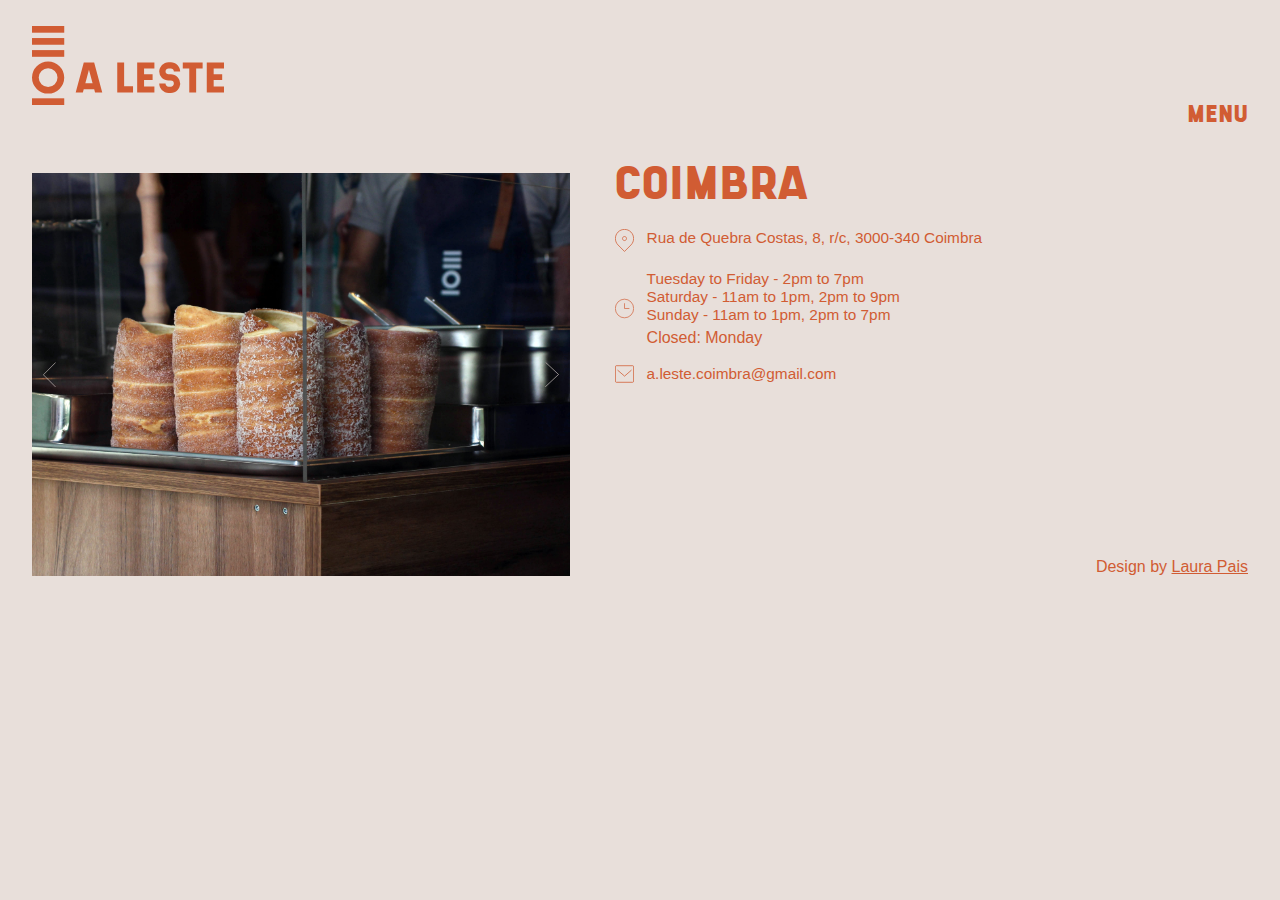
<file: loja/en/index.html>
<!DOCTYPE html>
<html lang="en">

<head>
    <meta charset="UTF-8">
    <meta name="viewport" content="width=device-width, initial-scale=1">
    <meta name="description" content="Chimney Cakes from eastern Europe have arrived at Quebra Costas in Coimbra with A LESTE! Opened every day of the week with the exception of Tuesday and with a longer opening hours at the weekend.">

    <link rel="stylesheet" href="../../style.css">

    <link rel="apple-touch-icon" sizes="180x180" href="../../favicon/apple-touch-icon.png">
    <link rel="icon" type="image/png" sizes="32x32" href="../../favicon/favicon-32x32.png">
    <link rel="icon" type="image/png" sizes="16x16" href="../../favicon/favicon-16x16.png">

    <title>A Leste — Store</title>
</head>

<body>
    <header>
        <a href="../../en"><img class="logo" src="../../data/logo/logo_site.svg" alt="A Leste Logo"></a>
        <nav>
            <a class="menu">Menu</a>
        </nav>
    </header>

    <main>

        <div class="loja">
            <div id="slider_container">
                <div class="fotos_loja" id="slider">
                    <img src="../../data/loja/slider2.jpg" alt="Bolo Chaminé" class="active">
                    <img src="../../data/loja/slider1.jpg" alt="Bolo Chaminé">
                    <img src="../../data/loja/slider3.jpg" alt="Bolo Chaminé">
                    <img src="../../data/loja/slider4.jpg" alt="Bolo Chaminé" class="unactive">
                </div>
                <img src="../../data/loja/seta_dir.svg" class="arrow right">
                <img src="../../data/loja/seta_esq.svg" class="arrow left">
            </div>
            <div class="info_loja">
                <span class="local">Coimbra</span>
                <div class="info_sub">
                    <img src="../../data/loja/map.svg" alt="Localização">
                    <p>Rua de Quebra Costas, 8, r/c, 3000-340 Coimbra</p>
                </div>
                <!--
            <div class="info_sub">
                <img src="../data/loja/phone.svg" alt="Telefone">
                <p>239</p>
            </div>-->
                <div class="info_sub">
                    <img src="../../data/loja/time.svg" alt="Mail">
                    <div>
                        <p>
                            <p>Tuesday to Friday - 2pm to 7pm<br> Saturday - 11am to 1pm, 2pm to 9pm<br> Sunday - 11am to 1pm, 2pm to 7pm
                            </p>
                            <p class="encerramento">Closed: Monday</p>
                    </div>
                </div>
                <div class="info_sub">
                    <img src="../../data/loja/mail.svg" alt="Mail">
                    <p>a.leste.coimbra@gmail.com</p>
                </div>

                <div class="credits">
                    <p>Design by <a href="https://www.behance.net/paislaura" target="_blank">Laura Pais</a></p>
                </div>
            </div>


        </div>
        </div>
    </main>

    <div id="menu">
        <div class="header_menu">
            <a href="../../en"><img class="logo" src="../../data/logo/logo_site2.svg" alt="A Leste Logo"></a>
            <img class="close_menu" src="../../data/x.svg" alt="fechar menu">
        </div>
        <div class="pags_menu">
            <span><a href="../../en">Home</a></span>
            <span><a href="../../ementa/en">Menu</a></span>
            <span class="selected_menu"><a href="../en">Store</a></span>
        </div>
        <div class="language_menu">
            <span><a href="../">PT</a></span>
            <span>/</span>
            <span class="selected"><a href="../en">EN</a></span>
        </div>
    </div>

    <script src="../../js/menu.js" type="text/javascript"></script>
    <script src="../../js/slider.js" type="text/javascript"></script>

</body>

</html>
</file>
<file: style.css>
* {
        margin: 0;
        padding: 0;
    }

    html {
        display: flex;
        justify-content: center;
    }

    @font-face {
        font-family: 'Shrimp';
        font-style: normal;
        font-weight: 400;
        src: url(font/SHRIMP.woff2) format('woff2');
    }

    @import url('https://fonts.googleapis.com/css2?family=Raleway:ital,wght@0,100..900;1,100..900&display=swap');
    @import url('https://fonts.googleapis.com/css2?family=Roboto:wght@300;400;900&display=swap');

    
    body {
        font-family: "Raleway", sans-serif;
        font-optical-sizing: auto;
        background-color: #E8DFDA;
        color: #D15C33;
        width: 95vw;
        height: 100vh;
    }

    .bodyEmenta{
        background-color: #a7ad91;
    }

    .bodyEmenta p, .bodyEmenta h2, .bodyEmenta h3, .bodyEmenta .menu_sabor, .preços_subtipo, .notas, .menu_subtipo, .menuVerde a, .bot_ementa, .main_ementa{
        color:#2b2b2b !important;
    }

    .textCenter{
        text-align: center;
    }

    .container {
        border: 2px solid #2b2b2b!important;
    }

    .containerTitle h2{
        color:#2b2b2b;
    }

    .containerTitle h2{
        border-bottom: 2px solid #2b2b2b !important;
        color:#2b2b2b !important;
    }


    body.scroll {
        overflow: hidden;
    }

    .header_menu a {
        text-decoration: none;
        color: #D15C33;
    }

    .menuVerde a {
        text-decoration: none;
        color: #3C5947;
    }

    h1,
    h2,
    h3{
        font-family: "Raleway", sans-serif;
        text-transform: uppercase;
    }

    .menu {
        font-family: "Shrimp";
        text-transform: uppercase;
    }

    h1, .containerTitle h2{
        font-weight: 800!important;
    }

    header h3 {
        line-height: 1em;
    }

    h2 {
        font-size: 1.8vw;
    }

    h3 {
        font-size: 2vw;
        white-space: nowrap;
    }

    p {
        font-size: 1.2vw;
    }

    .menu {
        text-decoration: none;
        color: #D15C33;
        font-size: 1.8vw;
        cursor: pointer;
    }

    .menu:hover {
        transform: scale(1.05);
    }

    header {
        display: flex;
        justify-content: space-between;
        align-items: baseline;
        margin-top: 2vw;
        position: relative;
        height: 8vw;
    }

    header>* {
        position: absolute;
        z-index: 2;
    }

    header nav {
        right: 0;
        bottom: 0;
    }

    main {
        position: relative;
        height: calc(100vh - 8vw - 2vw);
        /* total - tamanho do header - margem do header */
    }

    /* ScrollBar */

    ::-webkit-scrollbar {
        width: 1em;
    }

    ::-webkit-scrollbar-track {
        background: #D8CCC5;
    }

    ::-webkit-scrollbar-thumb {
        background: #C6BEBA;
    }

    ::-webkit-scrollbar-thumb:hover {
        background: #9E938F;
    }

    /* HOME */

    .logo {
        width: 15vw;
    }

    .bolos_main {
        text-transform: uppercase;
        font-size: 1.8vw;
        position: absolute;
        right: 0;
        top: 40%;
        transform: translate(0, -50%);
    }

    .local_main {
        text-transform: uppercase;
        font-size: 1.8vw;
        position: absolute;
        right: 15%;
        bottom: 15%;
        transform: translate(0, -50%);
    }

    .bolos_main span,
    .local_main span {
        font-family: 'Roboto', sans-serif;
        font-weight: 300;
        display: block;
    }

    @media only screen and (max-width: 900px) {
        body {
            width: 90vw;
        }

        header {
            height: 17vw;
            margin-top: 5vw;
        }

        .logo {
            width: 35vw;
        }

        .bolos_main,
        .local_main {
            font-size: 3.5vh;
        }

        .local_main {
            bottom: 45%;
        }

        .bolos_main {
            top: 30%;
        }

        .menu {
            font-size: 5vw;
        }

    }

    /* EMENTA */

    .container {
        width: 95%;
        border: 2px solid #3C5947;
    }

    .extraNotes{
        width:45%;
        margin-bottom: 4vh;
    }
    .bot_ementa, .extraNotes{
        color: #3d5947;
    }

    .containerTitle {
        margin-bottom: 7vh;
    }

    .containerTitle h2 {
        font-size: 1.8vw;
        padding: 0.5vw 0;
        width: 100%;
        text-align: center;
        color: #D7D7CD;
    }

    .main_ementa {
        margin-top: 12vh;
        color: #3d5947;
    }

    .ementaMain {
        display: flex;
        justify-content: space-between;
        margin-bottom: 10vh;
    }

    .ementa {
        width: calc(100% -4vw);
        margin-bottom: 2vh;
        padding: 0 2vw 0 2vw;
    }

    .centro {
        width: 100%;
        text-align: center;
        font-size: 1.2vw !important;
        margin-bottom: 2vw;
    }

    .centro p {
        font-style: italic;
    }

    #ementa_bebidas {
        display: flex;
        flex-wrap: wrap;
    }

    #ementa div.tipo {
        min-width: 50%;
        display: flex;
    }

    #ementa_bebidas div.tipo {
        min-width: 50%;
        display: flex;
    }

    .menu_subtipo {
        font-size: 1.4vw;
        margin-top: 1vh;
        font-weight: 500;
    }

    .ementa_bolos {
        margin-bottom: 4vh;
    }

    .tipo {
        margin-bottom: 5vh;
        display: flex;
    }

    .tipo_bolo {
        display: flex;
        justify-content: space-between;
        position: relative;
        align-items: baseline;
    }

    .preço_bolos {
        display: flex;
        justify-content: flex-end;
    }

    .tipo_bolo h3 {
        text-align: center;
    }

    .tipo_content h2 {
        text-align: center;
    }

    .subtipo_bolo {
        display: flex;
        align-items: baseline;
        white-space: nowrap;
        justify-content: space-between;
    }

    .menu_sabor {
        display: block;
        font-size: 1.35vw;
        margin-bottom: 0.3vh;
    }

    .ultimo_sabor {
        margin-bottom: 3vh;
    }

    .bolos_icon {
        width: 3.2vw;
        margin-right: 1.5vw;
    }

    .toppings {
        display: flex;
        align-items: baseline;
        white-space: nowrap;
        justify-content: space-between;
    }

    hr {
        width: 100%;
        border: 0;
        border-bottom: 2px dotted #2b2b2b;
        margin: 0 0.5vw;
    }

    .tipo_content {
        width: 100%;
    }

    #ementa_bebidas .tipo_content {
        width: calc(70% + 4.7vw);
    }

    .preços {
        font-family: 'Roboto', sans-serif;
        font-weight: 900;
        font-size: 1.6vw;
        display: flex;
        align-items: flex-end;
    }

    .preços_subtipo {
        font-family: 'Raleway', sans-serif;
        font-weight: 400;
        font-size: 1.4vw;
        min-width: 6vw;
        text-align: center;
    }

    .menu_sabor {
        font-weight: 500;
    }

    .preco_frente {
        display: flex;
        justify-content: space-between;
    }

    .observacao {
        width: 60%;
        margin-top: 2vw;
    }

    .p_descicao {
        margin-bottom: 0.5vh;
    }

    .two-columns-grid {
        display: grid;
        grid-template-columns: 1fr 1fr;
    }

    .secondColumn .ementaMain {
        display: flex;
        justify-content: flex-end;
    }

    .firstColumn .ementaMain {
        display: flex;
    }

    .variável {
        min-width: 7vw;
        text-align: center;
        display: flex;
        align-items: center;
    }

    .space {
        width: 100%;
        margin: 0 0.5vw;
    }

    .imagePeqDiv {
        min-width: 4.2vw;
        text-align: center;
    }

    /*.tipoBebida{
    width: 13vw;
    display: flex;
    justify-content: space-between;
}*/

    .tipoBebida span {
        font-size: 1vw;
        width: 10%;
    }

    canvas {
        position: absolute;
        bottom: 0;
        left: 0;
    }

    .tamanho_bebidas {
        display: flex;
        font-family: 'Roboto', sans-serif;
        font-size: 1vw;
    }

    .tamanho_bebidas span {
        margin-right: 1vw;
    }

    .bot_ementa img {
        width: 3vw;
        margin-right: 1vw;
    }

    .titleNote {
        display: block;
        margin-bottom: 1vh;
    }

    .bot_ementa {
        display: flex;
        padding-bottom: 5vh;
    }

    .bot_ementa div {
        display: grid;
        align-content: center;
    }

    .bebidas h2{
font-size: 4vw;
margin:4vh 0;
    }

    @media only screen and (max-width: 900px) {

        .main_ementa{
            margin-top: 4vh;
        }
        .centro {
            font-size: 2.5vw !important;
        }

        .tipo_content {
            width: 94% !important;
        }

        .containerTitle h2 {
            font-size: 5.5vw;
            padding:3vw 0;
        }

        .observacao{
            width:90%;
            margin-top:3vh;
        }

        p{
            font-size: 3.5vw!important;
        }

        .centro{font-size: 3.5vw!important;}

        .tamanho_bebidas{
            display:grid;
        }

        .preços_subtipo{
            font-size: 3.6vw!important;
        }

        .subtipo_bolo{
            width: 98%;

        }

        .bebidas h2{
            font-size: 8vw;
            text-align: center;
        }

        .tipo_bolo{
            margin-bottom: 1vh;
        }

        .tamanho_bebidas span{
            font-size: 3vw!important;
        }

        .iconPeqTrad{
            display: none;
        }

        .containerTitle{
            margin-bottom: 3.5vw;
        }

        .two-columns-grid {
            display: block;
        }

        .secondColumn .ementaMain {
            justify-content: center
        }

        .firstColumn .ementaMain {
            justify-content: center
        }

        #ementa {
            display: block;
        }

        #ementa_bebidas {
            display: block;
        }

        .ementa {
            width: 100%
        }

        .ementa_bolos {
            margin: 10vh 0 6.5vh 0;
        }

        .tipo {
            display: flex;
            margin-bottom: 3vh;
        }

        .bolos_icon {
            width: 5.5vw;
            margin-right: 3vw;
        }

        .bebidas{

        }

        .notas {
            font-size: 3vw !important;
        }

        .tipo_content {
            width: 100%;
        }

        .ementaMain {
            display: block;
            margin-bottom: 3vh;
        }

        .iconPeqTrad {
            width: 9vw !important;
        }

        #ementa_bebidas .tipo_content {
            width: 100%;
        }

        h2 {
            font-size: 5vw;
        }

        h3 {
            font-size: 4vw;
        }

        p {
            font-size: 2.5vw;
        }

        .menu_subtipo {
            font-size: 4vw;
        }

        .imagePeqDiv {
            min-width: 11vw;
        }

        .breaksubTitle {
            white-space: normal;
            min-width: 17ch;
        }

        .preços_subtipo {
            font-size: 3vw;
            min-width: 13vw;
        }

        .preços {
            font-size: 5vw;
        }

        .menu_sabor {
            font-size: 3.6vw;
        }

        .tamanho_bebidas span {
            font-size: 2vh;
            margin-bottom: 1vh;
            margin-right: 5vw;
        }

        .bot_ementa img {
            width: 6vh;
            height: 6vh;
            margin-right: 2vw;
        }

        .bot_ementa {
            margin-bottom: 5vh;
        }

        .bot_ementa span {
            font-size: 2vh;
        }
        .extraNotes{
            width:100%;
        }
    }

    /* MENU */

    #menu {
        position: fixed;
        top: -100%;
        left: 0;
        width: 100%;
        height: 100%;
        background-color: #D15C33;
        transition: top 1s;
        z-index: 2;
        text-transform: uppercase;
        color: #E8DFDA;
    }

    #menu.display {
        top: 0;
    }

    .pags_menu {
        position: absolute;
        top: 50%;
        left: 50%;
        transform: translate(-50%, -50%);
    }

    .pags_menu span {
        display: block;
        font-size: 3.5vw;
        text-align: center;
    }

    .pags_menu span:hover {
        transform: scale(1.03);
    }

    .pags_menu span a {
        text-decoration: none;
        color: #E8DFDA;
    }

    .header_menu {
        width: 95vw;
        margin: 0 auto;
        display: flex;
        justify-content: space-between;
        align-items: baseline;
        margin-top: 2vw;
    }

    .language_menu {
        font-size: 1.5vw;
        width: 100%;
        text-align: center;
        position: absolute;
        bottom: 3vh;
        left: 50%;
        transform: translate(-50%, -50%);
        cursor: pointer;
    }

    .language_menu a {
        text-decoration: none;
        color: #E8DFDA;
    }

    .close_menu {
        transform-origin: center;
        width: 2.3vw;
        cursor: pointer;
    }

    .close_menu:hover {
        transform: scale(1.1);
    }

    .selected_menu,
    .selected {
        text-decoration: underline;
    }

    .iconPeqTrad {
        width: 4vw;
        height: auto;
    }


    .tamanho_bolo {
        display: flex;
        justify-content: space-between;
        width: 100%;
    }

    .tamanho_bolo div{
        width: 33.33%;
    }

    .preçosTitulo{
        font-size: 1.2vw!important;
    }

    .tamanhoBoloIcon {
        width:30%!important;
        display: flex;
        justify-content: space-evenly;
    }

    .notas {
        font-size: 0.9vw;
    }

    @media only screen and (max-width: 900px) {
        .preçosTitulo{
            font-size:3vw!important;
        }
        .header_menu {
            width: 90vw;
            margin-top: 5vw;
        }

        .pags_menu span {
            font-size: 10vw;
            padding-bottom: 5vh;
        }

        .close_menu {
            width: 5vw;
        }

        .language_menu {
            font-size: 5vw;
        }
    }

    /* Loja */

    .loja {
        display: flex;
        padding-top: 3vh;
    }

    .fotos_loja {
        display: flex;
        width: 42vw;
        position: relative;
        overflow-x: clip;
    }

    .fotos_loja img {
        width: 100%;
        position: absolute;
        left: 100%;
        transition: left 1s;
    }

    .fotos_loja img.active {
        left: 0;
        z-index: 2;
    }

    .fotos_loja img.unactive {
        left: -100%;
        z-index: 1;
    }

    .fotos_loja img.anime {
        z-index: 2;
    }

    #slider_container {
        margin: 2vh 5vh 0 0;
        position: relative;
        height: calc(3 * 42vw / 4);
    }

    #slider_container .arrow {
        width: 2.5%;
        position: absolute;
        z-index: 2;
        transform: translateY(-50%);
        top: 50%;
        padding: 0 2%;
    }

    #slider_container .arrow.right {
        right: 0;
    }

    .local {
        font-size: 3.5vw;
        font-family: 'Shrimp';
        text-transform: uppercase;
    }

    .info_loja {
        width: 100%;
        position: relative;
    }

    .info_sub {
        display: flex;
        font-family: 'Roboto', sans-serif;
        font-weight: 400;
        font-size: 15pt;
        margin-top: 2vh;
    }

    .info_sub img {
        margin-right: 1vw;
        width: 1.5vw;
    }

    .credits {
        position: absolute;
        bottom: 0;
        right: 0;
    }

    .credits p {
        font-family: 'Roboto', sans-serif;
        font-weight: 400;
        font-size: 12pt;
    }

    .credits a {
        color: #D15C33;
    }

    .encerramento {
        font-size: 12pt;
        margin-top: 0.5vh;
    }

    @media only screen and (max-width: 900px) {
        .loja {
            display: block;
        }

        .fotos_loja {
            width: 100%;
        }

        .local {
            font-size: 8vw;
        }

        .info_loja {
            margin-top: 3vh;
            width: 100%;
        }

        .info_sub img {
            width: 5vw;
            margin-right: 2vw;
        }

        .info_sub {
            font-size: 12pt;
        }

        .credits p {
            font-size: 12pt;
        }

        .credits {
            position: initial;
            text-align: right;
            margin-top: 40px;
        }

        #slider_container {
            height: calc(3 * 90vw / 4);
            margin: 2vh 0 0 0;
        }
    }
</file>
